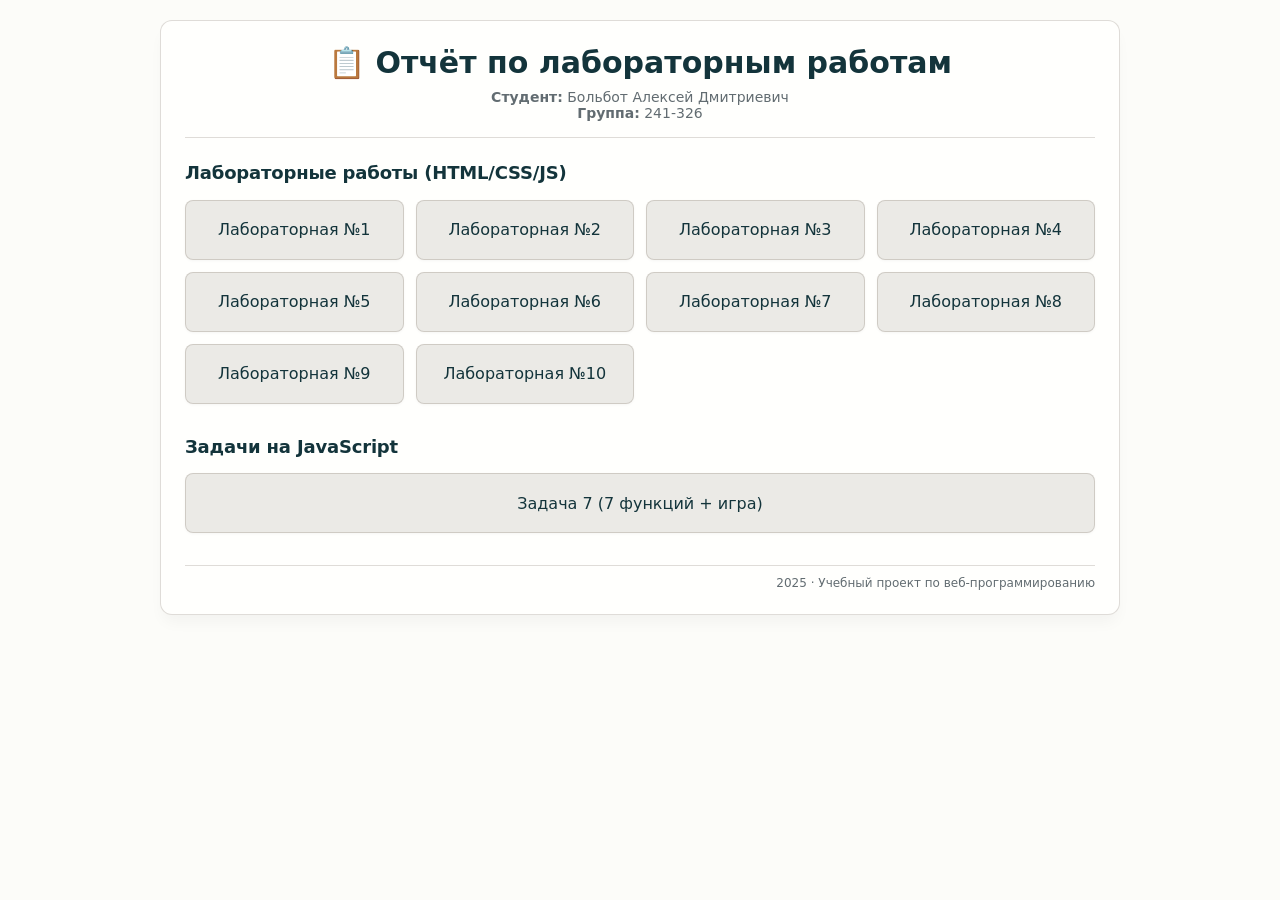
<file: index.html>
<!DOCTYPE html>
<html lang="ru">
<head>
    <meta charset="UTF-8">
    <meta name="viewport" content="width=device-width, initial-scale=1.0">
    <title>Лабораторные и задачи JS</title>
    <link rel="stylesheet" href="nav.css">
</head>
<body>
    <div class="wrapper">
        <header class="header">
            <h1>📋 Отчёт по лабораторным работам</h1>
            <p class="student-info">
                <strong>Студент:</strong> Больбот Алексей Дмитриевич<br>
                <strong>Группа:</strong> 241-326
            </p>
        </header>

        <main>
            <section>
                <h2>Лабораторные работы (HTML/CSS/JS)</h2>
                <div class="cards-grid">
                    <a class="card" href="Lr-1.html">Лабораторная №1</a>
                    <a class="card" href="Bolbot_Lr_2.html">Лабораторная №2</a>
                    <a class="card" href="menu.html">Лабораторная №3</a>
                    <a class="card" href="index4_5.html">Лабораторная №4</a>
                    <a class="card" href="index4_5.html">Лабораторная №5</a>
                    <a class="card" href="index6.html">Лабораторная №6</a>
                    <a class="card" href="index7_8.html">Лабораторная №7</a>
                    <a class="card" href="index7_8.html">Лабораторная №8</a>
                    <a class="card" href="orders.html">Лабораторная №9</a>
                    <a class="card" href="landing.html">Лабораторная №10</a>
                </div>
            </section>

            <section>
                <h2>Задачи на JavaScript</h2>
                <div class="cards-grid">
                    <a class="card" href="Math.html">Задача 7 (7 функций + игра)</a>
                </div>
            </section>
        </main>

        <footer class="footer">
            <span>2025 · Учебный проект по веб‑программированию</span>
        </footer>
    </div>
</body>
</html>
</file>
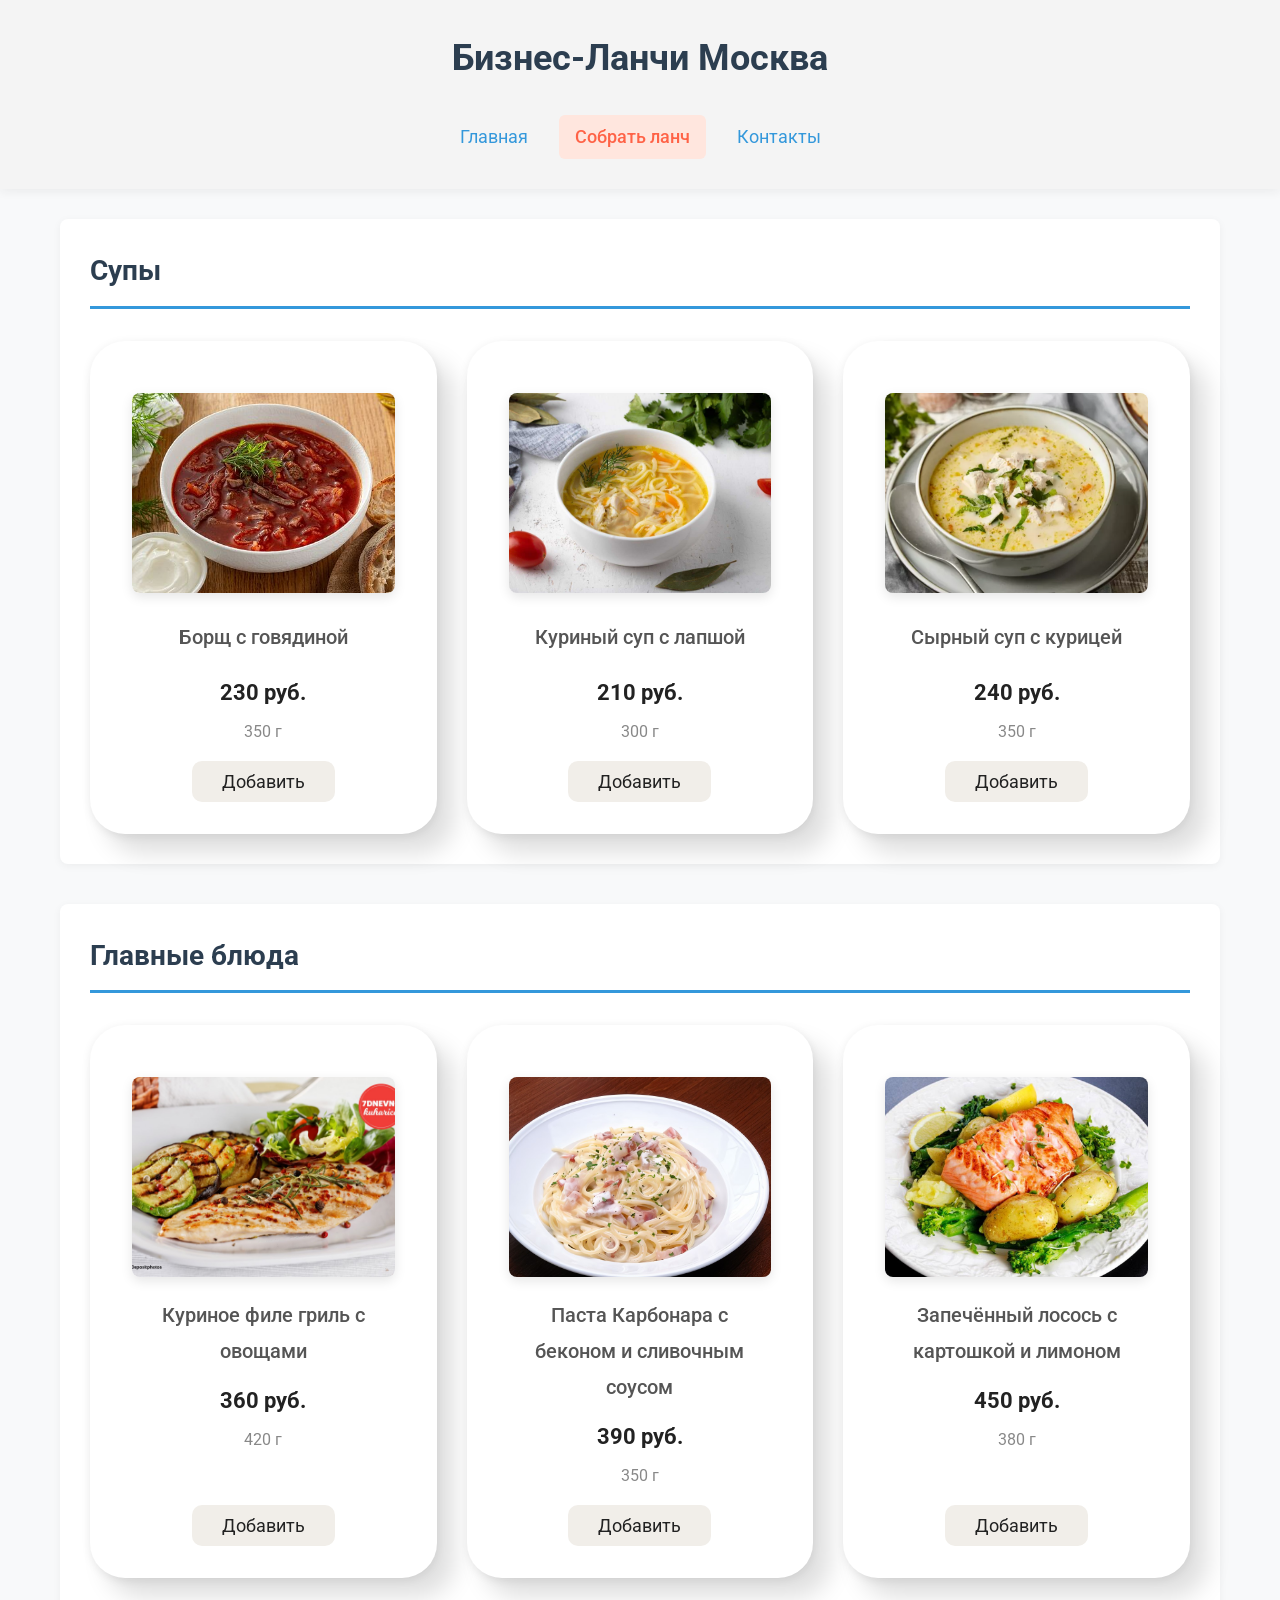
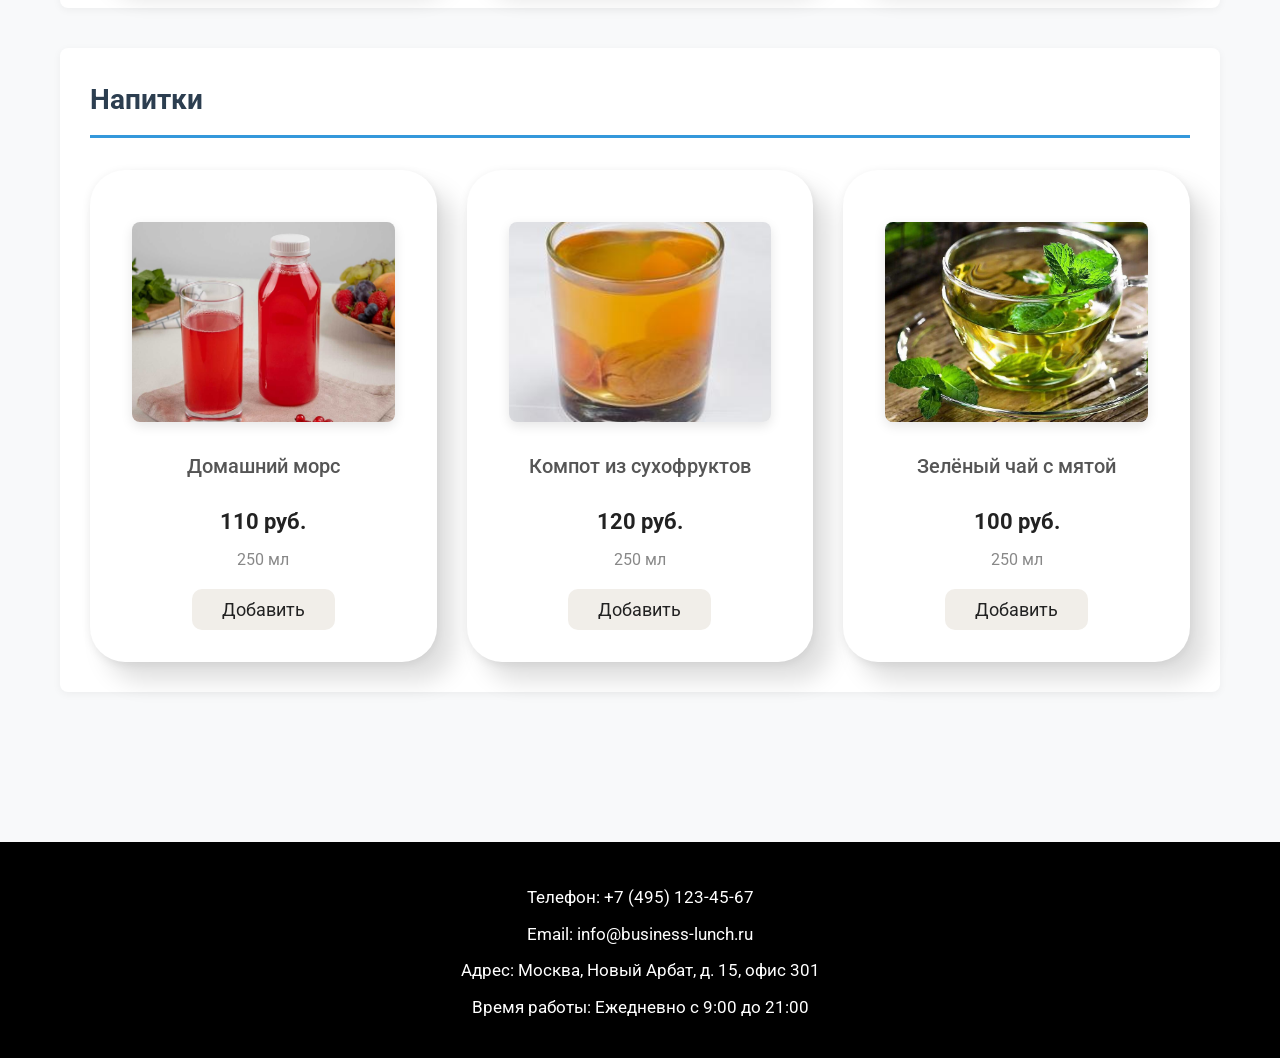
<file: Bolbot_Lr_2.html>
<!DOCTYPE html>
<html lang="ru">
<head>
    <meta charset="UTF-8">
    <meta name="viewport" content="width=device-width, initial-scale=1.0">
    <title>Собрать Ланч — Бизнес-Ланчи Москва</title>
    <link href="https://fonts.googleapis.com/css2?family=Roboto:wght@300;400;500;700&display=swap" rel="stylesheet">
    <link rel="stylesheet" href="styles.css">
</head>
<body>
    <header>
        <h1>Бизнес-Ланчи Москва</h1>
        <nav>
            <a href="Lr-1.html">Главная</a>
            <a href="menu.html" id="active">Собрать ланч</a>
            <a href="#contacts">Контакты</a>
        </nav>
    </header>
    <main>
        <section class="lunch-section">
            <h2>Супы</h2>
            <div class="menu-grid">
                <div class="dish-card">
                    <img src="imgs\Borsh.jpg" alt="Борщ">
                    <p class="dish-title">Борщ с говядиной</p>
                    <p class="dish-price">230 руб.</p>
                    <p class="dish-weight">350 г</p>
                    <button>Добавить</button>
                </div>
                <div class="dish-card">
                    <img src="imgs\Chiken_sup.jpeg" alt="Куриный суп">
                    <p class="dish-title">Куриный суп с лапшой</p>
                    <p class="dish-price">210 руб.</p>
                    <p class="dish-weight">300 г</p>
                    <button>Добавить</button>
                </div>
                <div class="dish-card">
                    <img src="imgs\Chese_sup.png" alt="Сырный суп">
                    <p class="dish-title">Сырный суп с курицей</p>
                    <p class="dish-price">240 руб.</p>
                    <p class="dish-weight">350 г</p>
                    <button>Добавить</button>
                </div>
            </div>
        </section>
        <section class="lunch-section">
            <h2>Главные блюда</h2>
            <div class="menu-grid">
                <div class="dish-card">
                    <img src="imgs\Chiken_veg.jpg" alt="Куриное филе гриль">
                    <p class="dish-title">Куриное филе гриль с овощами</p>
                    <p class="dish-price">360 руб.</p>
                    <p class="dish-weight">420 г</p>
                    <button>Добавить</button>
                </div>
                <div class="dish-card">
                    <img src="imgs\Carbonara.jpg" alt="Паста Карбонара">
                    <p class="dish-title">Паста Карбонара с беконом и сливочным соусом</p>
                    <p class="dish-price">390 руб.</p>
                    <p class="dish-weight">350 г</p>
                    <button>Добавить</button>
                </div>
                <div class="dish-card">
                    <img src="imgs\Fish_With_Potato.jpg" alt="Запечённый лосось">
                    <p class="dish-title">Запечённый лосось с картошкой и лимоном</p>
                    <p class="dish-price">450 руб.</p>
                    <p class="dish-weight">380 г</p>
                    <button>Добавить</button>
                </div>
            </div>
        </section>
        <section class="lunch-section">
            <h2>Напитки</h2>
            <div class="menu-grid">
                <div class="dish-card">
                    <img src="imgs\Juce_but_not_Juce.jpg" alt="Морс">
                    <p class="dish-title">Домашний морс</p>
                    <p class="dish-price">110 руб.</p>
                    <p class="dish-weight">250 мл</p>
                    <button>Добавить</button>
                </div>
                <div class="dish-card">
                    <img src="imgs\Not_Juce.jpeg" alt="Компот">
                    <p class="dish-title">Компот из сухофруктов</p>
                    <p class="dish-price">120 руб.</p>
                    <p class="dish-weight">250 мл</p>
                    <button>Добавить</button>
                </div>
                <div class="dish-card">
                    <img src="imgs\Green_Tea.jpg" alt="Чай">
                    <p class="dish-title">Зелёный чай с мятой</p>
                    <p class="dish-price">100 руб.</p>
                    <p class="dish-weight">250 мл</p>
                    <button>Добавить</button>
                </div>
            </div>
        </section>
        <span id="footer-spacer"></span>
    </main>
    <footer id="contacts">
        <p>Телефон: <a href="tel:+74951234567">+7 (495) 123-45-67</a></p>
        <p>Email: <a href="mailto:info@business-lunch.ru">info@business-lunch.ru</a></p>
        <p>Адрес: Москва, Новый Арбат, д. 15, офис 301</p>
        <p>Время работы: Ежедневно с 9:00 до 21:00</p>
    </footer>
</body>
</html>
</file>
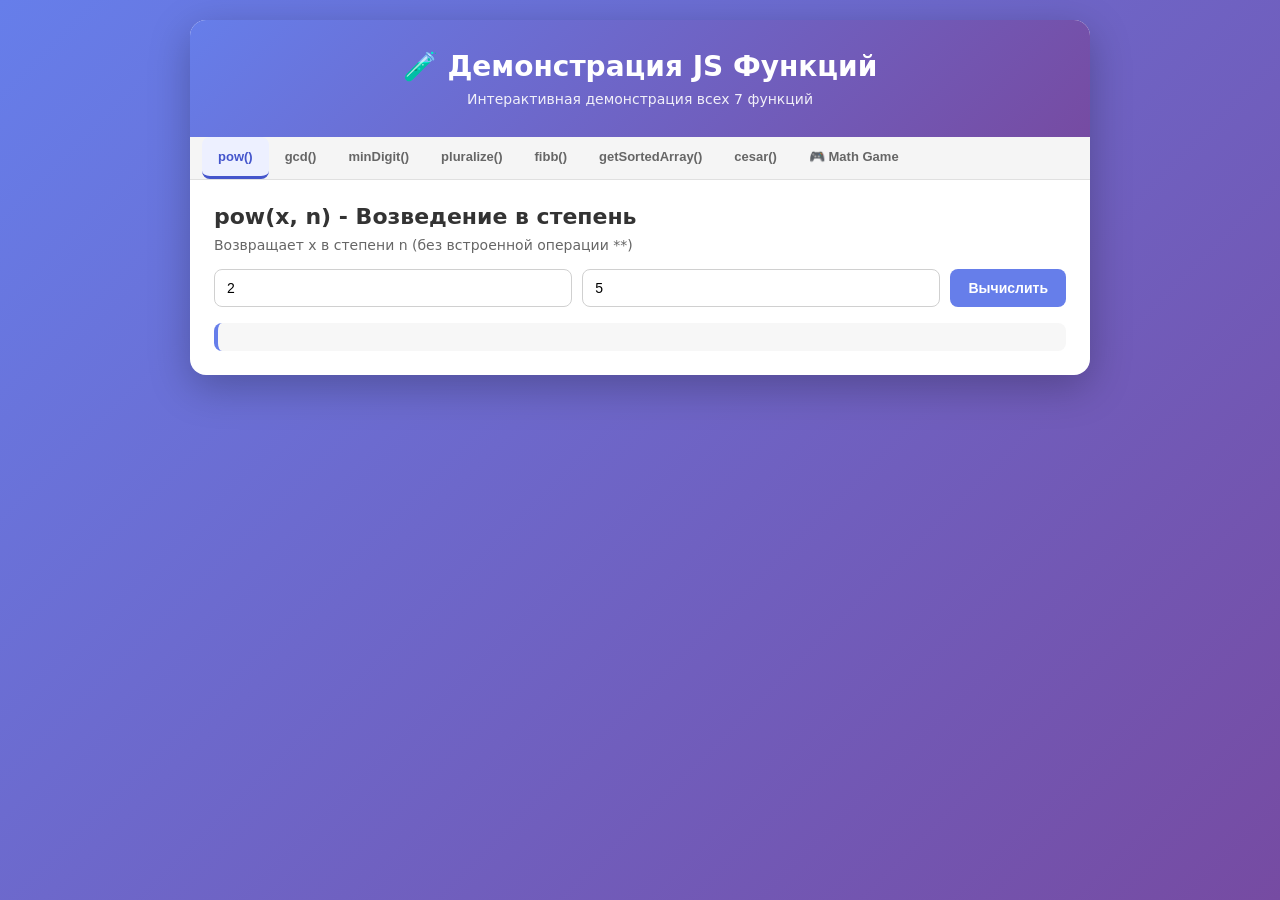
<file: index (4).html>
<!DOCTYPE html>
<html lang="ru">
<head>
    <meta charset="UTF-8">
    <meta name="viewport" content="width=device-width, initial-scale=1.0">
    <title>JS Functions Demo + Math Game</title>
    <link rel="stylesheet" href="styles (3).css">
</head>
<body>
    <div class="container">
        <header>
            <h1>🧪 Демонстрация JS Функций</h1>
            <p class="subtitle">Интерактивная демонстрация всех 7 функций</p>
        </header>

        <nav class="tabs">
            <button class="tab-btn active" onclick="switchTab('pow')">pow()</button>
            <button class="tab-btn" onclick="switchTab('gcd')">gcd()</button>
            <button class="tab-btn" onclick="switchTab('minDigit')">minDigit()</button>
            <button class="tab-btn" onclick="switchTab('pluralize')">pluralize()</button>
            <button class="tab-btn" onclick="switchTab('fibb')">fibb()</button>
            <button class="tab-btn" onclick="switchTab('sort')">getSortedArray()</button>
            <button class="tab-btn" onclick="switchTab('cesar')">cesar()</button>
            <button class="tab-btn" onclick="switchTab('game')">🎮 Math Game</button>
        </nav>

        <!-- POW -->
        <section id="pow" class="tab-content active">
            <h2>pow(x, n) - Возведение в степень</h2>
            <p>Возвращает x в степени n (без встроенной операции **)</p>
            <div class="input-group">
                <input type="number" id="powX" placeholder="x (основание)" value="2">
                <input type="number" id="powN" placeholder="n (показатель)" value="5">
                <button onclick="testPow()">Вычислить</button>
            </div>
            <div id="powResult" class="result"></div>
        </section>

        <!-- GCD -->
        <section id="gcd" class="tab-content">
            <h2>gcd(a, b) - Наибольший общий делитель</h2>
            <p>Алгоритм Евклида (рекурсивный)</p>
            <div class="input-group">
                <input type="number" id="gcdA" placeholder="a" value="48">
                <input type="number" id="gcdB" placeholder="b" value="18">
                <button onclick="testGcd()">Найти НОД</button>
            </div>
            <div id="gcdResult" class="result"></div>
        </section>

        <!-- MINDIGIT -->
        <section id="minDigit" class="tab-content">
            <h2>minDigit(x) - Минимальная цифра</h2>
            <p>Найти наименьшую цифру в числе (рекурсивный вариант)</p>
            <div class="input-group">
                <input type="number" id="minDigitX" placeholder="число" value="54782">
                <button onclick="testMinDigit()">Найти мин</button>
            </div>
            <div id="minDigitResult" class="result"></div>
        </section>

        <!-- PLURALIZE -->
        <section id="pluralize" class="tab-content">
            <h2>pluralizeRecords(n) - Множественное число</h2>
            <p>Правильная форма для русского языка (one, few, many)</p>
            <div class="input-group">
                <input type="number" id="pluralizeN" placeholder="количество" value="5">
                <button onclick="testPluralize()">Сформировать</button>
            </div>
            <div id="pluralizeResult" class="result"></div>
        </section>

        <!-- FIBB -->
        <section id="fibb" class="tab-content">
            <h2>fibb(n) - Числа Фибоначчи</h2>
            <p>n-ое число последовательности (с мемоизацией до n≤1000)</p>
            <div class="input-group">
                <input type="number" id="fibbN" placeholder="n (0-30)" value="10" max="30">
                <button onclick="testFibb()">Вычислить</button>
            </div>
            <div id="fibbResult" class="result"></div>
        </section>

        <!-- SORT -->
        <section id="sort" class="tab-content">
            <h2>getSortedArray(array, key) - Сортировка объектов</h2>
            <p>Сортировка массива объектов методом пузырька</p>
            <div class="input-group">
                <select id="sortKey">
                    <option value="name">По имени</option>
                    <option value="age">По возрасту</option>
                    <option value="salary">По зарплате</option>
                </select>
                <button onclick="testSort()">Отсортировать</button>
            </div>
            <div id="sortResult" class="result"></div>
        </section>

        <!-- CESAR -->
        <section id="cesar" class="tab-content">
            <h2>cesar(str, shift, action) - Шифр Цезаря</h2>
            <p>Кодирование/декодирование русского текста</p>
            <div class="input-group">
                <input type="text" id="cesarText" placeholder="Текст" value="привет мир">
                <input type="number" id="cesarShift" placeholder="Сдвиг" value="3" min="1" max="32">
                <select id="cesarAction">
                    <option value="encode">Кодировать</option>
                    <option value="decode">Декодировать</option>
                </select>
                <button onclick="testCesar()">Применить</button>
            </div>
            <div id="cesarResult" class="result"></div>
            <div class="hint"> Попробуй расшифровать: "есх дю хусиънц гехспгхсп" (сдвиг 3, декодировать)</div>
        </section>

        <!-- MATH GAME -->
        <section id="game" class="tab-content game-section">
            <div class="game-header">
                <h2>🧮 Математическая игра</h2>
                <div class="level-indicator">Уровень: <span id="currentLevel">Начальный</span></div>
            </div>

            <div class="stats">
                <div class="stat correct">
                    <div class="stat-label">Верных</div>
                    <div class="stat-value" id="correctCount">0</div>
                </div>
                <div class="stat incorrect">
                    <div class="stat-label">Ошибок</div>
                    <div class="stat-value" id="incorrectCount">0</div>
                </div>
            </div>

            <div id="gameArea">
                <div class="question-area">
                    <div class="question-counter"><span id="questionNumber">1</span> / 10</div>
                    <div class="question" id="question">2 + 2</div>
                </div>

                <div id="messageArea"></div>

                <div class="input-group">
                    <input type="number" id="answer" placeholder="Введите ответ" autofocus>
                </div>

                <div class="button-group">
                    <button class="btn-submit" onclick="submitAnswer()">Ответить</button>
                    <button class="btn-exit" onclick="exitGame()">Выход</button>
                </div>
            </div>
        </section>
    </div>

    <div class="modal" id="completionModal">
        <div class="modal-content">
            <h2 id="modalTitle">Поздравляем!</h2>
            <p id="modalMessage"></p>
            <div class="modal-stats">
                <p>Всего вопросов: <span id="modalTotal">10</span></p>
                <p>Правильных ответов: <span id="modalCorrect">8</span></p>
                <p>Процент успеха: <span id="modalPercent">80%</span></p>
            </div>
            <div class="button-group">
                <button class="btn-restart" onclick="restartGame()">Начать заново</button>
                <button class="btn-exit" onclick="exitFromModal()">Выход</button>
            </div>
        </div>
    </div>

    <script src="app.js"></script>
</body>
</html>
</file>
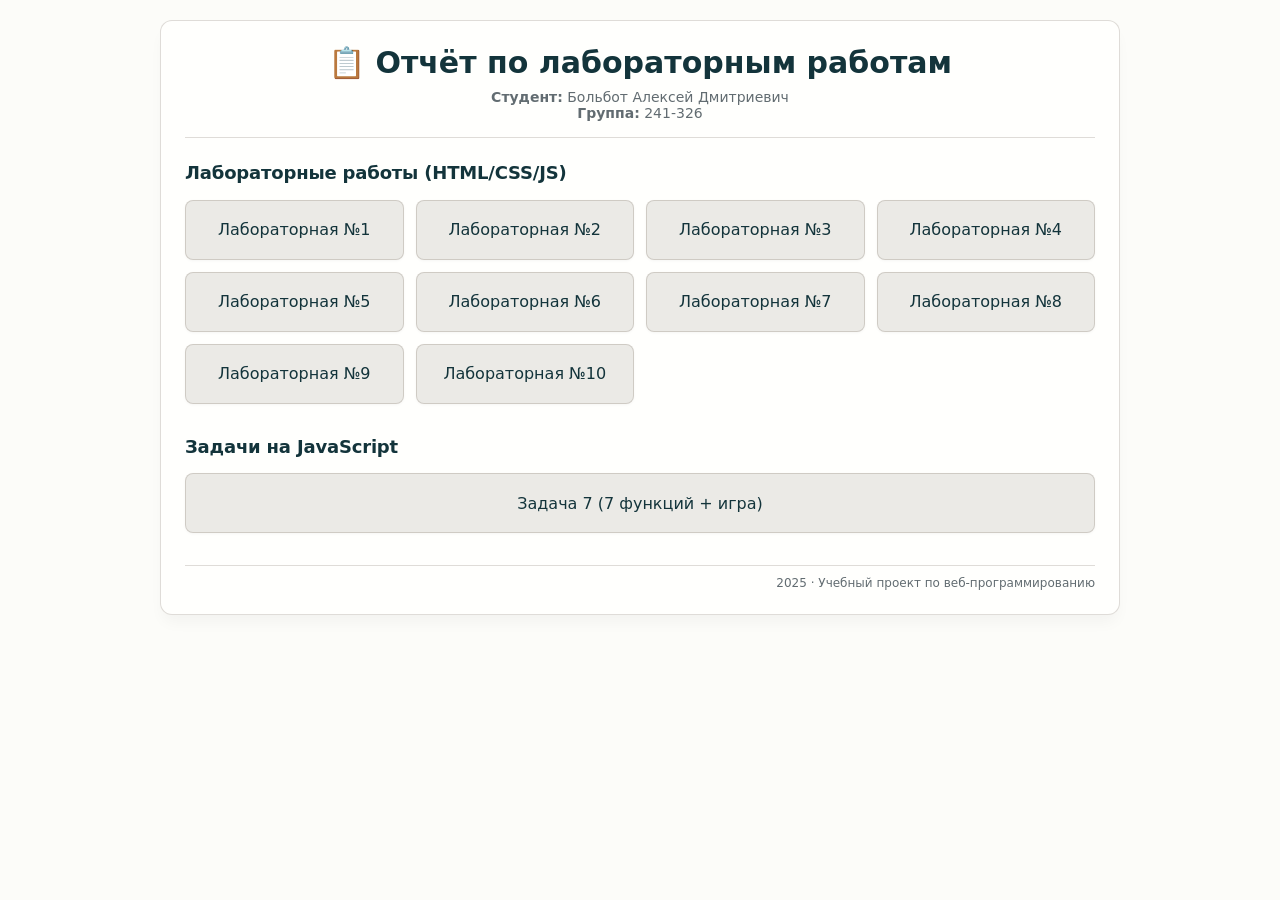
<file: index (5).html>
<!DOCTYPE html>
<html lang="ru">
<head>
    <meta charset="UTF-8">
    <meta name="viewport" content="width=device-width, initial-scale=1.0">
    <title>Лабораторные и задачи JS</title>
    <link rel="stylesheet" href="nav.css">
</head>
<body>
    <div class="wrapper">
        <header class="header">
            <h1>📋 Отчёт по лабораторным работам</h1>
            <p class="student-info">
                <strong>Студент:</strong> Больбот Алексей Дмитриевич<br>
                <strong>Группа:</strong> 241-326
            </p>
        </header>

        <main>
            <section>
                <h2>Лабораторные работы (HTML/CSS/JS)</h2>
                <div class="cards-grid">
                    <a class="card" href="lab1/index.html">Лабораторная №1</a>
                    <a class="card" href="lab2/index.html">Лабораторная №2</a>
                    <a class="card" href="lab3/index.html">Лабораторная №3</a>
                    <a class="card" href="lab4/index.html">Лабораторная №4</a>
                    <a class="card" href="lab5/index.html">Лабораторная №5</a>
                    <a class="card" href="lab6/index.html">Лабораторная №6</a>
                    <a class="card" href="lab7/index.html">Лабораторная №7</a>
                    <a class="card" href="lab8/index.html">Лабораторная №8</a>
                    <a class="card" href="lab9/index.html">Лабораторная №9</a>
                    <a class="card" href="lab10/index.html">Лабораторная №10</a>
                </div>
            </section>

            <section>
                <h2>Задачи на JavaScript</h2>
                <div class="cards-grid">
                    <a class="card" href="tasks.html">Задача 7 (7 функций + игра)</a>
                </div>
            </section>
        </main>

        <footer class="footer">
            <span>2025 · Учебный проект по веб‑программированию</span>
        </footer>
    </div>
</body>
</html>
</file>
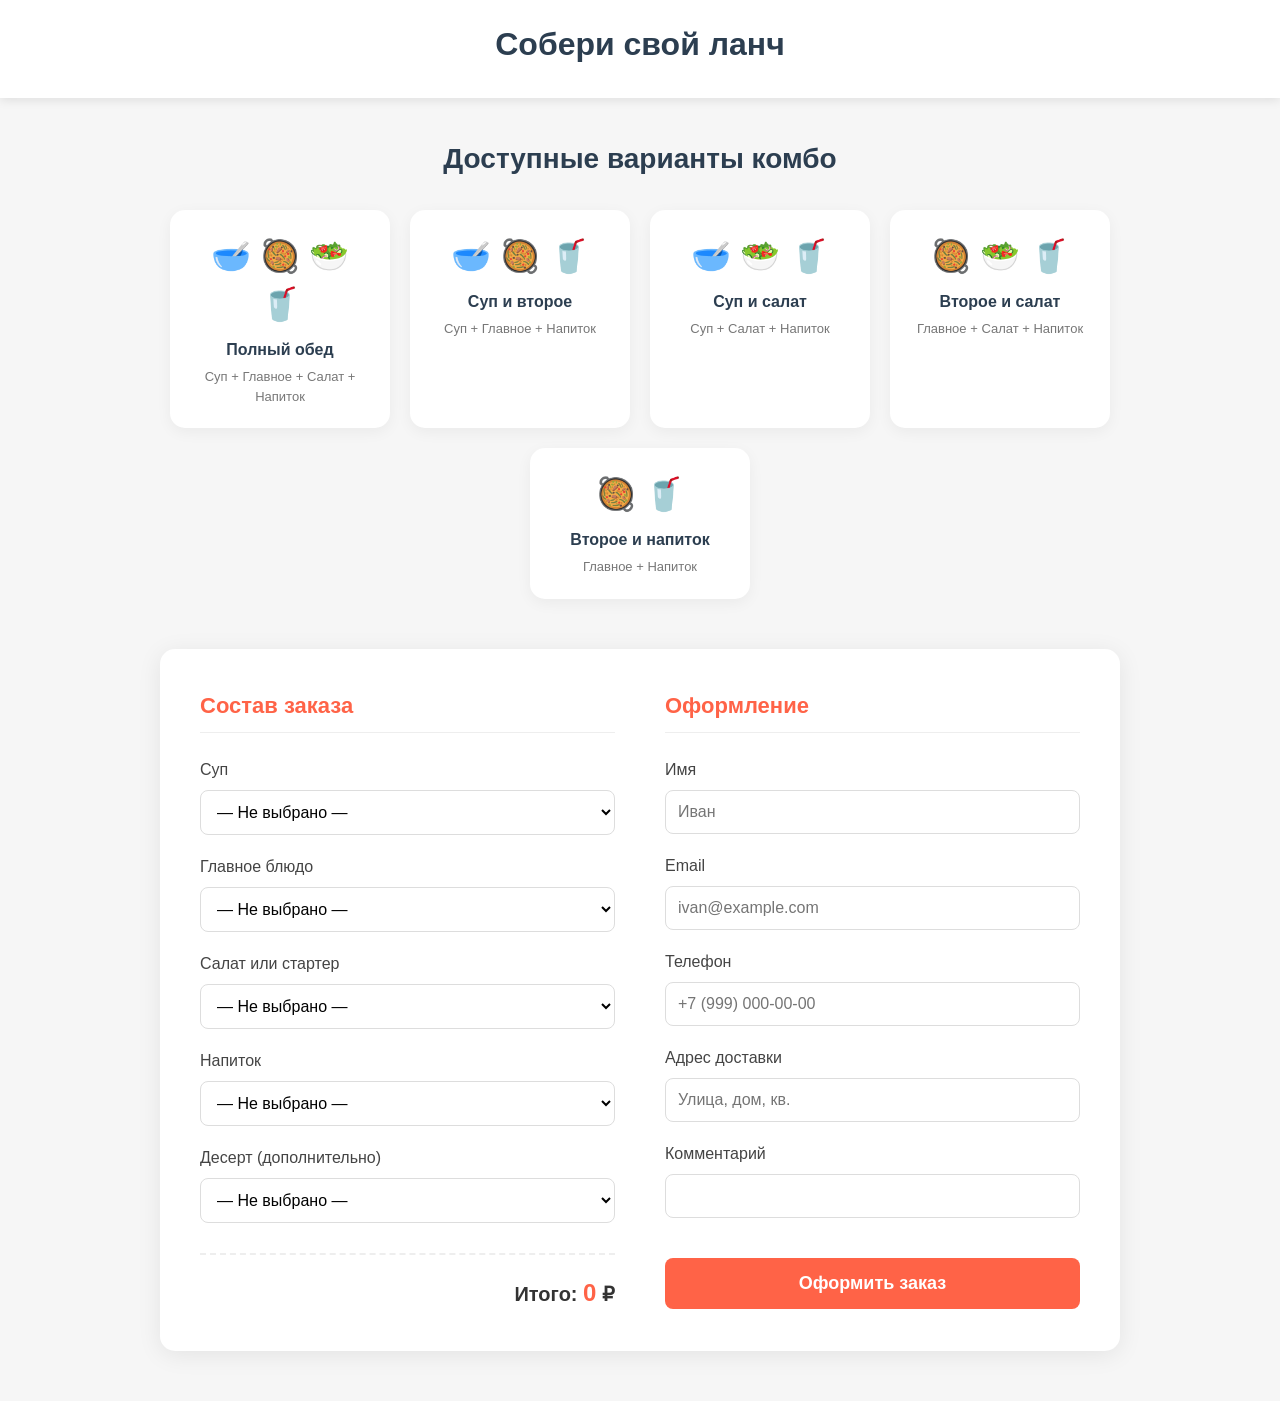
<file: index6.html>
<!DOCTYPE html>
<html lang="ru">
<head>
    <meta charset="UTF-8">
    <meta name="viewport" content="width=device-width, initial-scale=1.0">
    <title>Конструктор Ланча</title>
    <link rel="stylesheet" href="styles6.css">
</head>
<body>
    <header>
        <h1>Собери свой ланч</h1>
    </header>

    <main>
        <h2 class="combo-section-title">Доступные варианты комбо</h2>
        <div class="combo-options">
            <div class="combo-card">
                <div class="combo-icons">🥣 🥘 🥗 🥤</div>
                <div class="combo-title">Полный обед</div>
                <div class="combo-desc">Суп + Главное + Салат + Напиток</div>
            </div>
            <div class="combo-card">
                <div class="combo-icons">🥣 🥘 🥤</div>
                <div class="combo-title">Суп и второе</div>
                <div class="combo-desc">Суп + Главное + Напиток</div>
            </div>
            <div class="combo-card">
                <div class="combo-icons">🥣 🥗 🥤</div>
                <div class="combo-title">Суп и салат</div>
                <div class="combo-desc">Суп + Салат + Напиток</div>
            </div>
            <div class="combo-card">
                <div class="combo-icons">🥘 🥗 🥤</div>
                <div class="combo-title">Второе и салат</div>
                <div class="combo-desc">Главное + Салат + Напиток</div>
            </div>
            <div class="combo-card">
                <div class="combo-icons">🥘 🥤</div>
                <div class="combo-title">Второе и напиток</div>
                <div class="combo-desc">Главное + Напиток</div>
            </div>
        </div>

        <section class="order-section">
            <form class="order-form" action="https://httpbin.org/post" method="POST">
                
                <fieldset>
                    <legend>Состав заказа</legend>

                    <div class="form-group">
                        <label for="select-soup">Суп</label>
                        <select name="soup" id="select-soup">
                            <option value="">— Не выбрано —</option>
                        </select>
                    </div>

                    <div class="form-group">
                        <label for="select-main">Главное блюдо</label>
                        <select name="main" id="select-main">
                            <option value="">— Не выбрано —</option>
                        </select>
                    </div>

                    <div class="form-group">
                        <label for="select-salad">Салат или стартер</label>
                        <select name="salad" id="select-salad">
                            <option value="">— Не выбрано —</option>
                        </select>
                    </div>

                    <div class="form-group">
                        <label for="select-drink">Напиток</label>
                        <select name="drink" id="select-drink">
                            <option value="">— Не выбрано —</option>
                        </select>
                    </div>

                    <div class="form-group">
                        <label for="select-dessert">Десерт (дополнительно)</label>
                        <select name="dessert" id="select-dessert">
                            <option value="">— Не выбрано —</option>
                        </select>
                    </div>

                    <div id="total-cost">
                        Итого: <span id="total-sum">0</span> ₽
                    </div>
                </fieldset>
                <fieldset>
                    <legend>Оформление</legend>
                    <div class="form-group">
                        <label>Имя</label>
                        <input type="text" name="name" required placeholder="Иван">
                    </div>
                    <div class="form-group">
                        <label>Email</label>
                        <input type="email" name="email" required placeholder="ivan@example.com">
                    </div>
                    <div class="form-group">
                        <label>Телефон</label>
                        <input type="tel" name="phone" required placeholder="+7 (999) 000-00-00">
                    </div>
                    <div class="form-group">
                        <label>Адрес доставки</label>
                        <input type="text" name="address" required placeholder="Улица, дом, кв.">
                    </div>
                    
                    <div class="form-group">
                        <label>Комментарий</label>
                        <input type="text" name="comment">
                    </div>

                    <button type="submit" class="btn-submit">Оформить заказ</button>
                </fieldset>
            </form>
        </section>
    </main>

    <script src="dishes6.js"></script>
    <script src="6.js"></script>
</body>
</html>
</file>
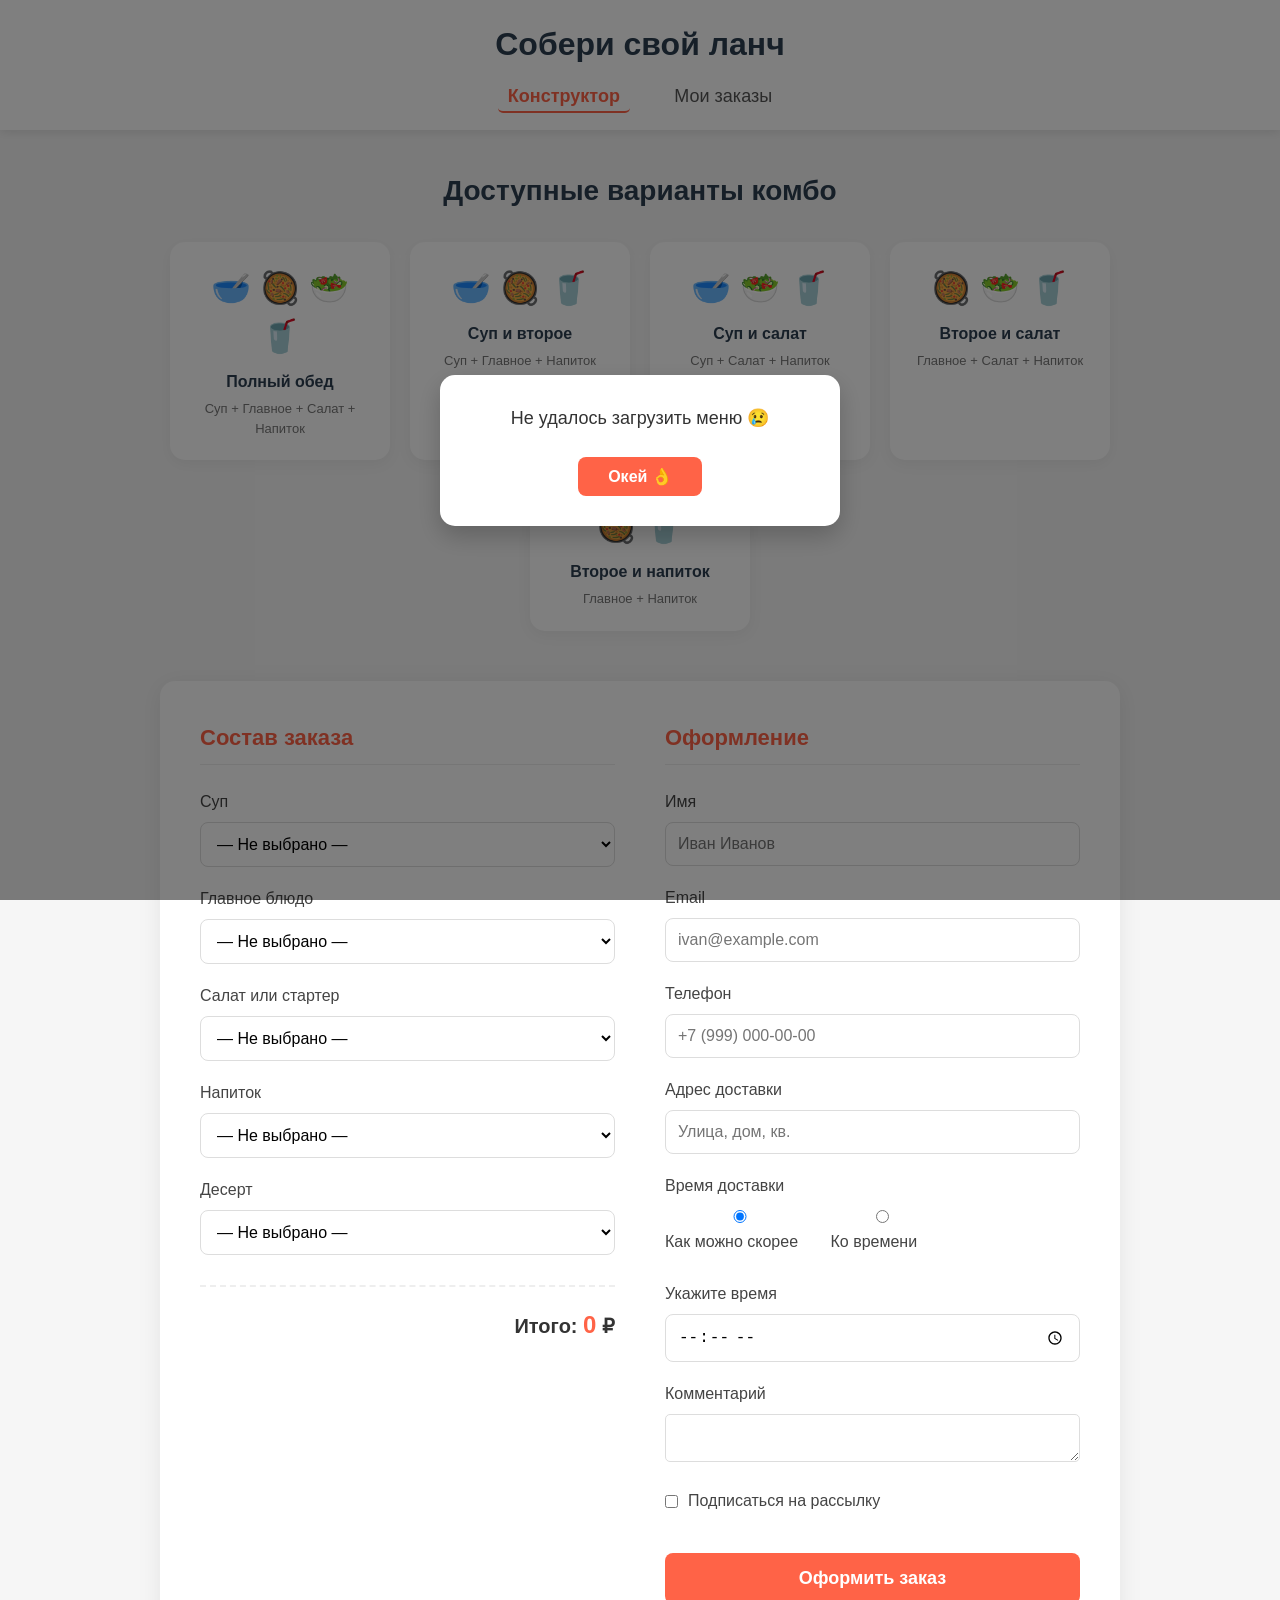
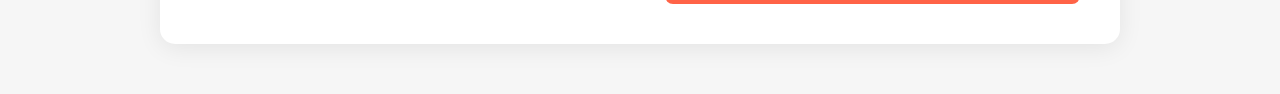
<file: index7_8.html>
<!DOCTYPE html>
<html lang="ru">
<head>
    <meta charset="UTF-8">
    <meta name="viewport" content="width=device-width, initial-scale=1.0">
    <title>Конструктор Ланча</title>
    <link rel="stylesheet" href="styles6.css">
</head>
<body>
<header>
    <h1>Собери свой ланч</h1>
    <!-- ВОТ ЭТО ДОБАВЬ -->
    <nav style="margin-top: 15px; text-align: center;">
        <a href="index.html" class="nav-link active">Конструктор</a>
        <a href="orders.html" class="nav-link">Мои заказы</a>
    </nav>
</header>


    <main>
        <h2 class="combo-section-title">Доступные варианты комбо</h2>
        <div class="combo-options">
            <div class="combo-card">
                <div class="combo-icons">🥣 🥘 🥗 🥤</div>
                <div class="combo-title">Полный обед</div>
                <div class="combo-desc">Суп + Главное + Салат + Напиток</div>
            </div>
            <div class="combo-card">
                <div class="combo-icons">🥣 🥘 🥤</div>
                <div class="combo-title">Суп и второе</div>
                <div class="combo-desc">Суп + Главное + Напиток</div>
            </div>
            <div class="combo-card">
                <div class="combo-icons">🥣 🥗 🥤</div>
                <div class="combo-title">Суп и салат</div>
                <div class="combo-desc">Суп + Салат + Напиток</div>
            </div>
            <div class="combo-card">
                <div class="combo-icons">🥘 🥗 🥤</div>
                <div class="combo-title">Второе и салат</div>
                <div class="combo-desc">Главное + Салат + Напиток</div>
            </div>
            <div class="combo-card">
                <div class="combo-icons">🥘 🥤</div>
                <div class="combo-title">Второе и напиток</div>
                <div class="combo-desc">Главное + Напиток</div>
            </div>
        </div>

        <section class="order-section">
            <form class="order-form" id="order-form">
                
                <fieldset>
                    <legend>Состав заказа</legend>

                    <div class="form-group">
                        <label for="select-soup">Суп</label>
                        <select name="soup" id="select-soup"><option value="">— Не выбрано —</option></select>
                    </div>
                    <div class="form-group">
                        <label for="select-main-course">Главное блюдо</label>
                        <select name="main_course" id="select-main-course"><option value="">— Не выбрано —</option></select>
                    </div>
                    <div class="form-group">
                        <label for="select-salad">Салат или стартер</label>
                        <select name="salad" id="select-salad"><option value="">— Не выбрано —</option></select>
                    </div>
                    <div class="form-group">
                        <label for="select-drink">Напиток</label>
                        <select name="drink" id="select-drink"><option value="">— Не выбрано —</option></select>
                    </div>
                    <div class="form-group">
                        <label for="select-dessert">Десерт</label>
                        <select name="dessert" id="select-dessert"><option value="">— Не выбрано —</option></select>
                    </div>

                    <div id="total-cost">
                        Итого: <span id="total-sum">0</span> ₽
                    </div>
                </fieldset>

                <fieldset>
                    <legend>Оформление</legend>
                    <div class="form-group">
                        <label>Имя</label>
                        <input type="text" name="full_name" required placeholder="Иван Иванов">
                    </div>
                    <div class="form-group">
                        <label>Email</label>
                        <input type="email" name="email" required placeholder="ivan@example.com">
                    </div>
                    <div class="form-group">
                        <label>Телефон</label>
                        <input type="tel" name="phone" required placeholder="+7 (999) 000-00-00">
                    </div>
                    <div class="form-group">
                        <label>Адрес доставки</label>
                        <input type="text" name="delivery_address" required placeholder="Улица, дом, кв.">
                    </div>
                    
                    <div class="form-group">
                        <label>Время доставки</label>
                        <div class="radio-group" style="margin-top: 5px; display: flex; gap: 15px;">
                            <label><input type="radio" name="delivery_type" value="now" checked> Как можно скорее</label>
                            <label><input type="radio" name="delivery_type" value="by_time"> Ко времени</label>
                        </div>
                    </div>
                    
                    <div class="form-group hidden" id="time-select-block">
                        <label>Укажите время</label>
                        <input type="time" name="delivery_time" min="07:00" max="23:00" step="300">
                    </div>

                    <div class="form-group">
                        <label>Комментарий</label>
                        <textarea name="comment" rows="2" style="width:100%; border:1px solid #ddd; border-radius:5px; padding:8px;"></textarea>
                    </div>
                    
                    <div class="form-group" style="display:flex; align-items:center; gap:10px;">
                        <input type="checkbox" name="subscribe" value="1" style="width:auto;"> 
                        <label style="margin:0; font-weight:normal;">Подписаться на рассылку</label>
                    </div>

                    <button type="submit" class="btn-submit">Оформить заказ</button>
                </fieldset>
            </form>
        </section>
    </main>

    <script src="7_8.js"></script>
</body>
</html>
</file>
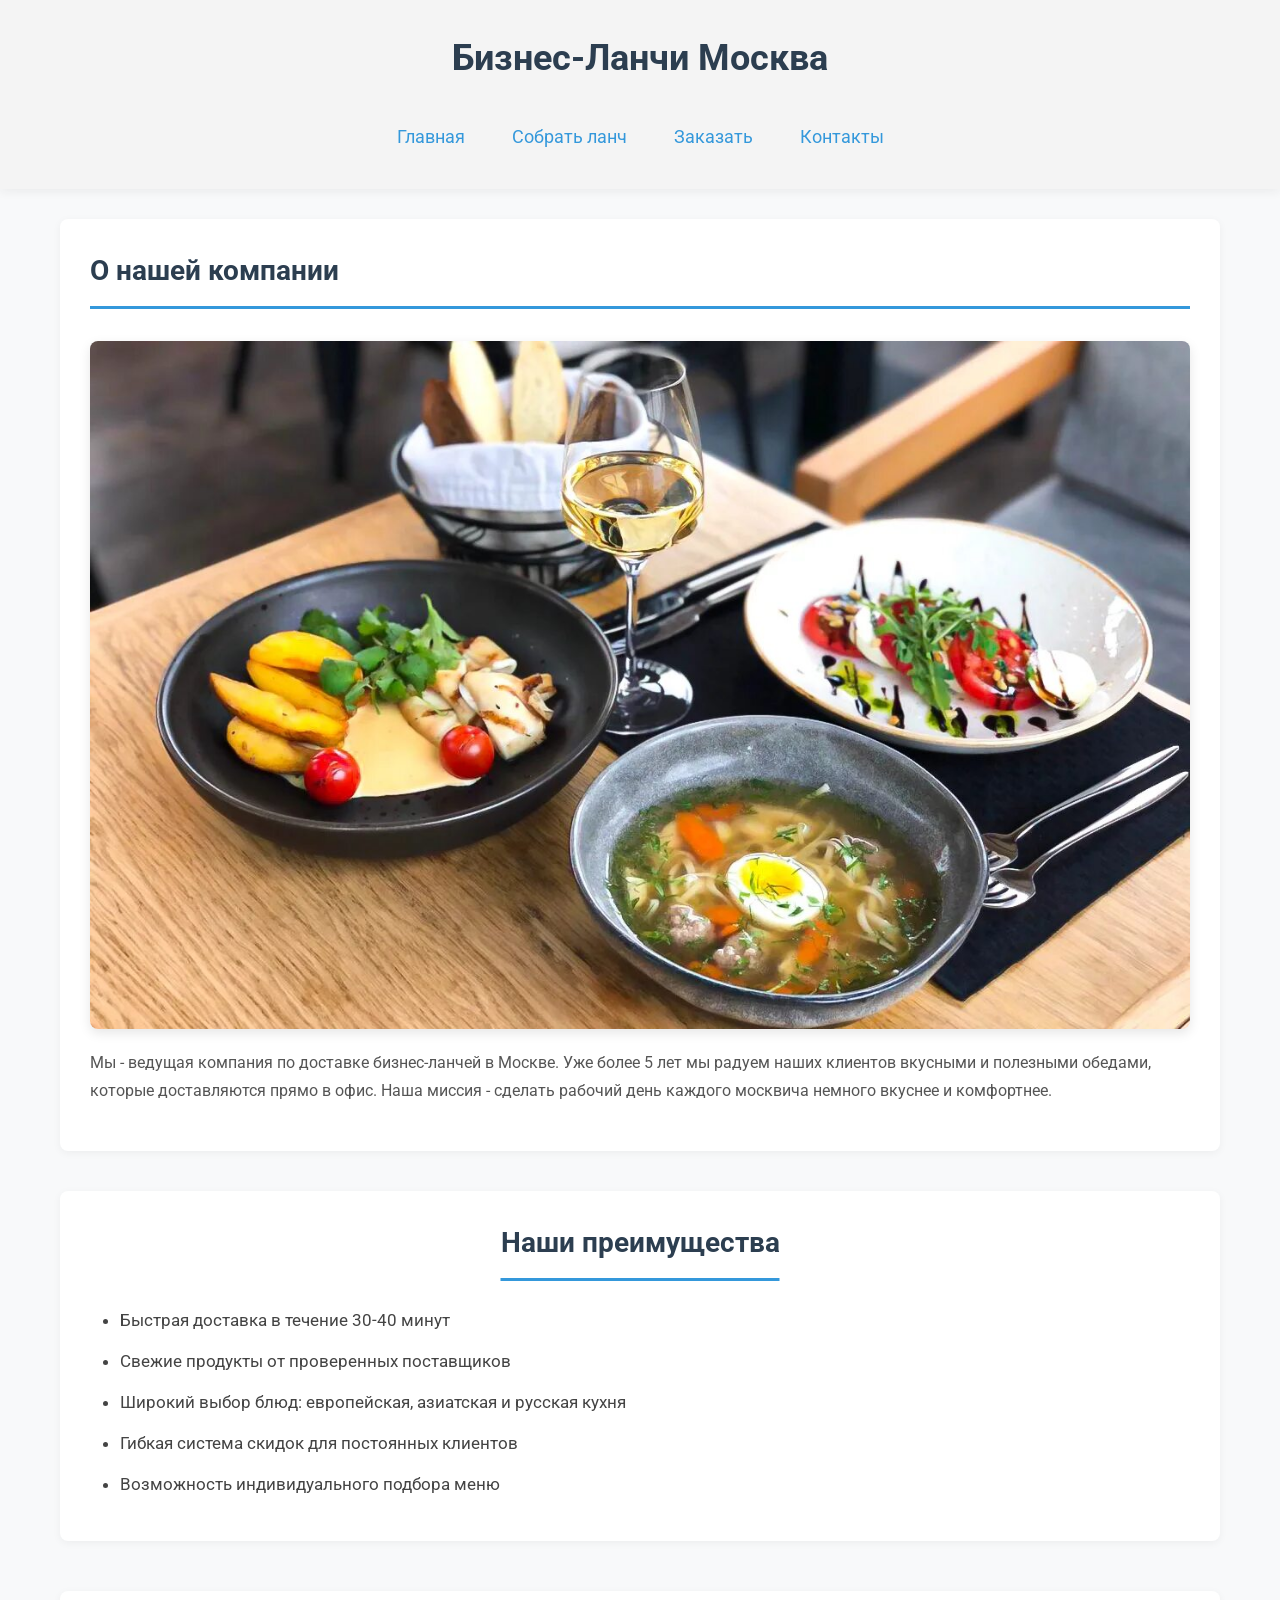
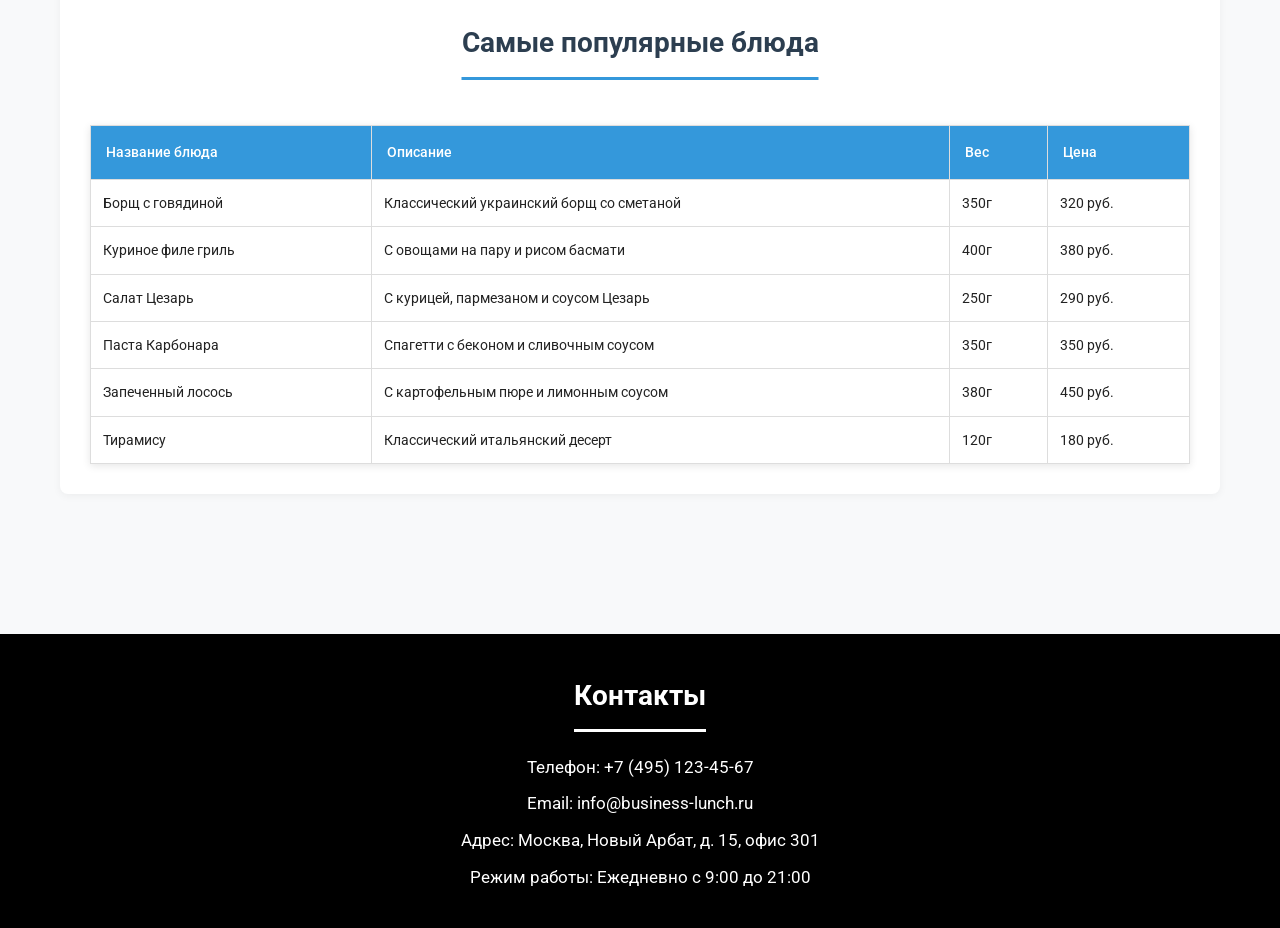
<file: Lr-1.html>
<!DOCTYPE html>
<html lang="ru">
<head>
    <meta charset="UTF-8">
    <meta name="viewport" content="width=device-width, initial-scale=1.0">
    <title>Бизнес-Ланчи Москва - Доставка бизнес-ланчей</title>
    <link rel="preconnect" href="https://fonts.googleapis.com">
    <link rel="preconnect" href="https://fonts.gstatic.com" crossorigin>
    <link href="https://fonts.googleapis.com/css2?family=Roboto:wght@300;400;500;700&display=swap" rel="stylesheet">
    <link rel="stylesheet" href="styles.css">
   
</head>
<body>
    <header>
        <h1>Бизнес-Ланчи Москва</h1>
        <nav>
            <a href="index.html">Главная</a>
            <a href="Bolbot_Lr_2.html">Собрать ланч</a>
            <a href="menu.html">Заказать</a>
            <a href="#contacts">Контакты</a>
        </nav>
    </header>

    <main>
        <section class="lunch-section">
            <h2>О нашей компании</h2>
            <img src="imgs/i.jpg" alt="Бизнес-ланч в Москве">
            <p>Мы - ведущая компания по доставке бизнес-ланчей в Москве. Уже более 5 лет мы радуем наших клиентов вкусными и полезными обедами, которые доставляются прямо в офис. Наша миссия - сделать рабочий день каждого москвича немного вкуснее и комфортнее.</p>
        </section>

        <section>
            <h2>Наши преимущества</h2>
            <ul>
                <li>Быстрая доставка в течение 30-40 минут</li>
                <li>Свежие продукты от проверенных поставщиков</li>
                <li>Широкий выбор блюд: европейская, азиатская и русская кухня</li>
                <li>Гибкая система скидок для постоянных клиентов</li>
                <li>Возможность индивидуального подбора меню</li>
            </ul>
        </section>

        <section>
            <h2>Самые популярные блюда</h2>
            <table>
                <thead>
                    <tr>
                        <th>Название блюда</th>
                        <th>Описание</th>
                        <th>Вес</th>
                        <th>Цена</th>
                    </tr>
                </thead>
                <tbody>
                    <tr>
                        <td>Борщ с говядиной</td>
                        <td>Классический украинский борщ со сметаной</td>
                        <td>350г</td>
                        <td>320 руб.</td>
                    </tr>
                    <tr>
                        <td>Куриное филе гриль</td>
                        <td>С овощами на пару и рисом басмати</td>
                        <td>400г</td>
                        <td>380 руб.</td>
                    </tr>
                    <tr>
                        <td>Салат Цезарь</td>
                        <td>С курицей, пармезаном и соусом Цезарь</td>
                        <td>250г</td>
                        <td>290 руб.</td>
                    </tr>
                    <tr>
                        <td>Паста Карбонара</td>
                        <td>Спагетти с беконом и сливочным соусом</td>
                        <td>350г</td>
                        <td>350 руб.</td>
                    </tr>
                    <tr>
                        <td>Запеченный лосось</td>
                        <td>С картофельным пюре и лимонным соусом</td>
                        <td>380г</td>
                        <td>450 руб.</td>
                    </tr>
                    <tr>
                        <td>Тирамису</td>
                        <td>Классический итальянский десерт</td>
                        <td>120г</td>
                        <td>180 руб.</td>
                    </tr>
                </tbody>
            </table>
        </section>
    </main>

    <footer id="contacts">
        <h2 class="contacts-title">Контакты</h2>
        <p>Телефон: <a href="tel:+74951234567">+7 (495) 123-45-67</a></p>
        <p>Email: <a href="mailto:info@business-lunch.ru">info@business-lunch.ru</a></p>
        <p>Адрес: Москва, Новый Арбат, д. 15, офис 301</p>
        <p>Режим работы: Ежедневно с 9:00 до 21:00</p>
    </footer>
</body>
</html>
</file>
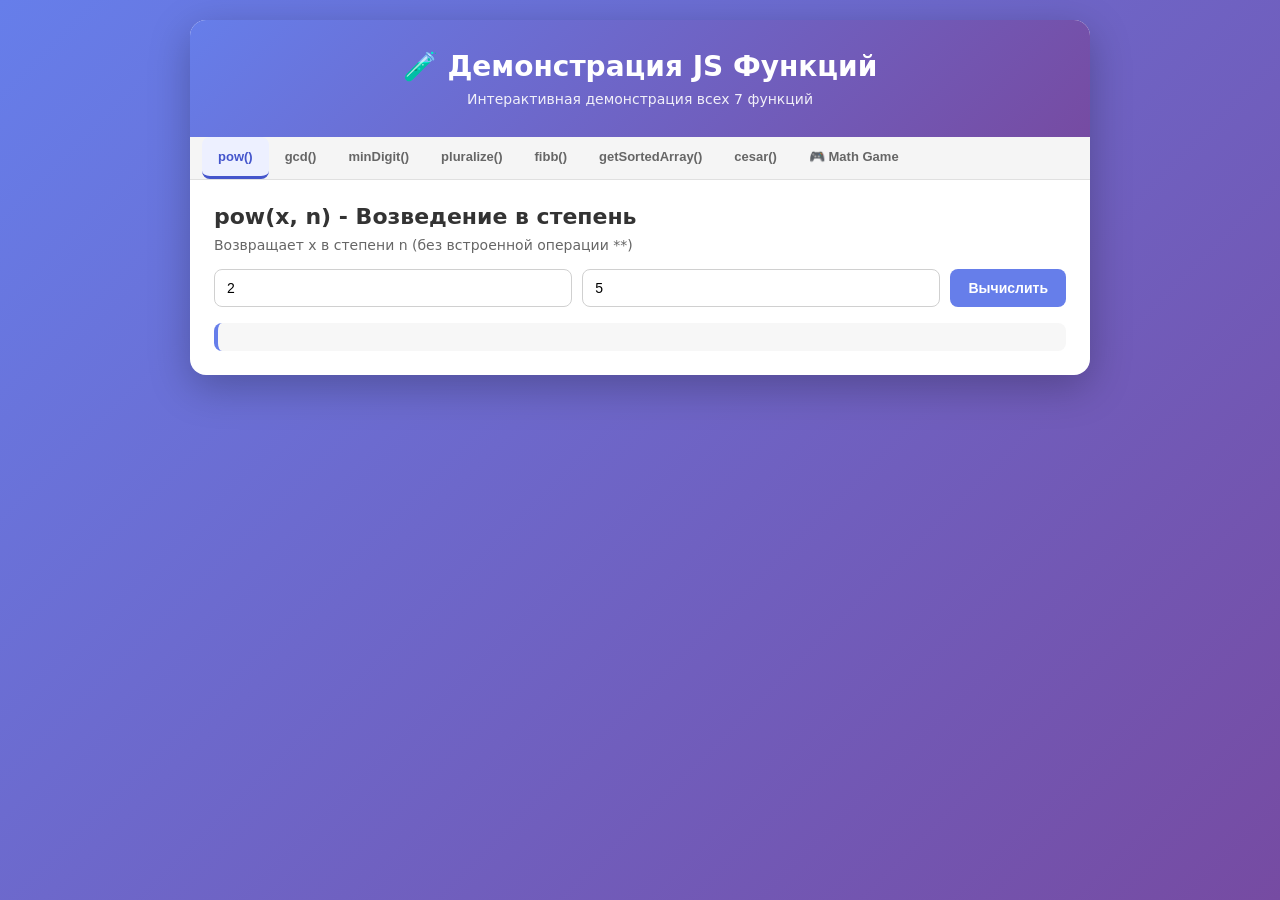
<file: Math.html>
<!DOCTYPE html>
<html lang="ru">
<head>
    <meta charset="UTF-8">
    <meta name="viewport" content="width=device-width, initial-scale=1.0">
    <title>JS Functions Demo + Math Game</title>
    <link rel="stylesheet" href="styles_Math.css">
</head>
<body>
    <div class="container">
        <header>
            <h1>🧪 Демонстрация JS Функций</h1>
            <p class="subtitle">Интерактивная демонстрация всех 7 функций</p>
        </header>

        <nav class="tabs">
            <button class="tab-btn active" onclick="switchTab('pow')">pow()</button>
            <button class="tab-btn" onclick="switchTab('gcd')">gcd()</button>
            <button class="tab-btn" onclick="switchTab('minDigit')">minDigit()</button>
            <button class="tab-btn" onclick="switchTab('pluralize')">pluralize()</button>
            <button class="tab-btn" onclick="switchTab('fibb')">fibb()</button>
            <button class="tab-btn" onclick="switchTab('sort')">getSortedArray()</button>
            <button class="tab-btn" onclick="switchTab('cesar')">cesar()</button>
            <button class="tab-btn" onclick="switchTab('game')">🎮 Math Game</button>
        </nav>

        <!-- POW -->
        <section id="pow" class="tab-content active">
            <h2>pow(x, n) - Возведение в степень</h2>
            <p>Возвращает x в степени n (без встроенной операции **)</p>
            <div class="input-group">
                <input type="number" id="powX" placeholder="x (основание)" value="2">
                <input type="number" id="powN" placeholder="n (показатель)" value="5">
                <button onclick="testPow()">Вычислить</button>
            </div>
            <div id="powResult" class="result"></div>
        </section>

        <!-- GCD -->
        <section id="gcd" class="tab-content">
            <h2>gcd(a, b) - Наибольший общий делитель</h2>
            <p>Алгоритм Евклида (рекурсивный)</p>
            <div class="input-group">
                <input type="number" id="gcdA" placeholder="a" value="48">
                <input type="number" id="gcdB" placeholder="b" value="18">
                <button onclick="testGcd()">Найти НОД</button>
            </div>
            <div id="gcdResult" class="result"></div>
        </section>

        <!-- MINDIGIT -->
        <section id="minDigit" class="tab-content">
            <h2>minDigit(x) - Минимальная цифра</h2>
            <p>Найти наименьшую цифру в числе (рекурсивный вариант)</p>
            <div class="input-group">
                <input type="number" id="minDigitX" placeholder="число" value="54782">
                <button onclick="testMinDigit()">Найти мин</button>
            </div>
            <div id="minDigitResult" class="result"></div>
        </section>

        <!-- PLURALIZE -->
        <section id="pluralize" class="tab-content">
            <h2>pluralizeRecords(n) - Множественное число</h2>
            <p>Правильная форма для русского языка (one, few, many)</p>
            <div class="input-group">
                <input type="number" id="pluralizeN" placeholder="количество" value="5">
                <button onclick="testPluralize()">Сформировать</button>
            </div>
            <div id="pluralizeResult" class="result"></div>
        </section>

        <!-- FIBB -->
        <section id="fibb" class="tab-content">
            <h2>fibb(n) - Числа Фибоначчи</h2>
            <p>n-ое число последовательности (с мемоизацией до n≤1000)</p>
            <div class="input-group">
                <input type="number" id="fibbN" placeholder="n (0-30)" value="10" max="30">
                <button onclick="testFibb()">Вычислить</button>
            </div>
            <div id="fibbResult" class="result"></div>
        </section>

        <!-- SORT -->
        <section id="sort" class="tab-content">
            <h2>getSortedArray(array, key) - Сортировка объектов</h2>
            <p>Сортировка массива объектов методом пузырька</p>
            <div class="input-group">
                <select id="sortKey">
                    <option value="name">По имени</option>
                    <option value="age">По возрасту</option>
                    <option value="salary">По зарплате</option>
                </select>
                <button onclick="testSort()">Отсортировать</button>
            </div>
            <div id="sortResult" class="result"></div>
        </section>

        <!-- CESAR -->
        <section id="cesar" class="tab-content">
            <h2>cesar(str, shift, action) - Шифр Цезаря</h2>
            <p>Кодирование/декодирование русского текста</p>
            <div class="input-group">
                <input type="text" id="cesarText" placeholder="Текст" value="привет мир">
                <input type="number" id="cesarShift" placeholder="Сдвиг" value="3" min="1" max="32">
                <select id="cesarAction">
                    <option value="encode">Кодировать</option>
                    <option value="decode">Декодировать</option>
                </select>
                <button onclick="testCesar()">Применить</button>
            </div>
            <div id="cesarResult" class="result"></div>
            <div class="hint"> Попробуй расшифровать: "есх дю хусиънц гехспгхсп" (сдвиг 3, декодировать)</div>
        </section>

        <!-- MATH GAME -->
        <section id="game" class="tab-content game-section">
            <div class="game-header">
                <h2>🧮 Математическая игра</h2>
                <div class="level-indicator">Уровень: <span id="currentLevel">Начальный</span></div>
            </div>

            <div class="stats">
                <div class="stat correct">
                    <div class="stat-label">Верных</div>
                    <div class="stat-value" id="correctCount">0</div>
                </div>
                <div class="stat incorrect">
                    <div class="stat-label">Ошибок</div>
                    <div class="stat-value" id="incorrectCount">0</div>
                </div>
            </div>

            <div id="gameArea">
                <div class="question-area">
                    <div class="question-counter"><span id="questionNumber">1</span> / 10</div>
                    <div class="question" id="question">2 + 2</div>
                </div>

                <div id="messageArea"></div>

                <div class="input-group">
                    <input type="number" id="answer" placeholder="Введите ответ" autofocus>
                </div>

                <div class="button-group">
                    <button class="btn-submit" onclick="submitAnswer()">Ответить</button>
                    <button class="btn-exit" onclick="exitGame()">Выход</button>
                </div>
            </div>
        </section>
    </div>

    <div class="modal" id="completionModal">
        <div class="modal-content">
            <h2 id="modalTitle">Поздравляем!</h2>
            <p id="modalMessage"></p>
            <div class="modal-stats">
                <p>Всего вопросов: <span id="modalTotal">10</span></p>
                <p>Правильных ответов: <span id="modalCorrect">8</span></p>
                <p>Процент успеха: <span id="modalPercent">80%</span></p>
            </div>
            <div class="button-group">
                <button class="btn-restart" onclick="restartGame()">Начать заново</button>
                <button class="btn-exit" onclick="exitFromModal()">Выход</button>
            </div>
        </div>
    </div>

    <script src="app.js"></script>
</body>
</html>
</file>
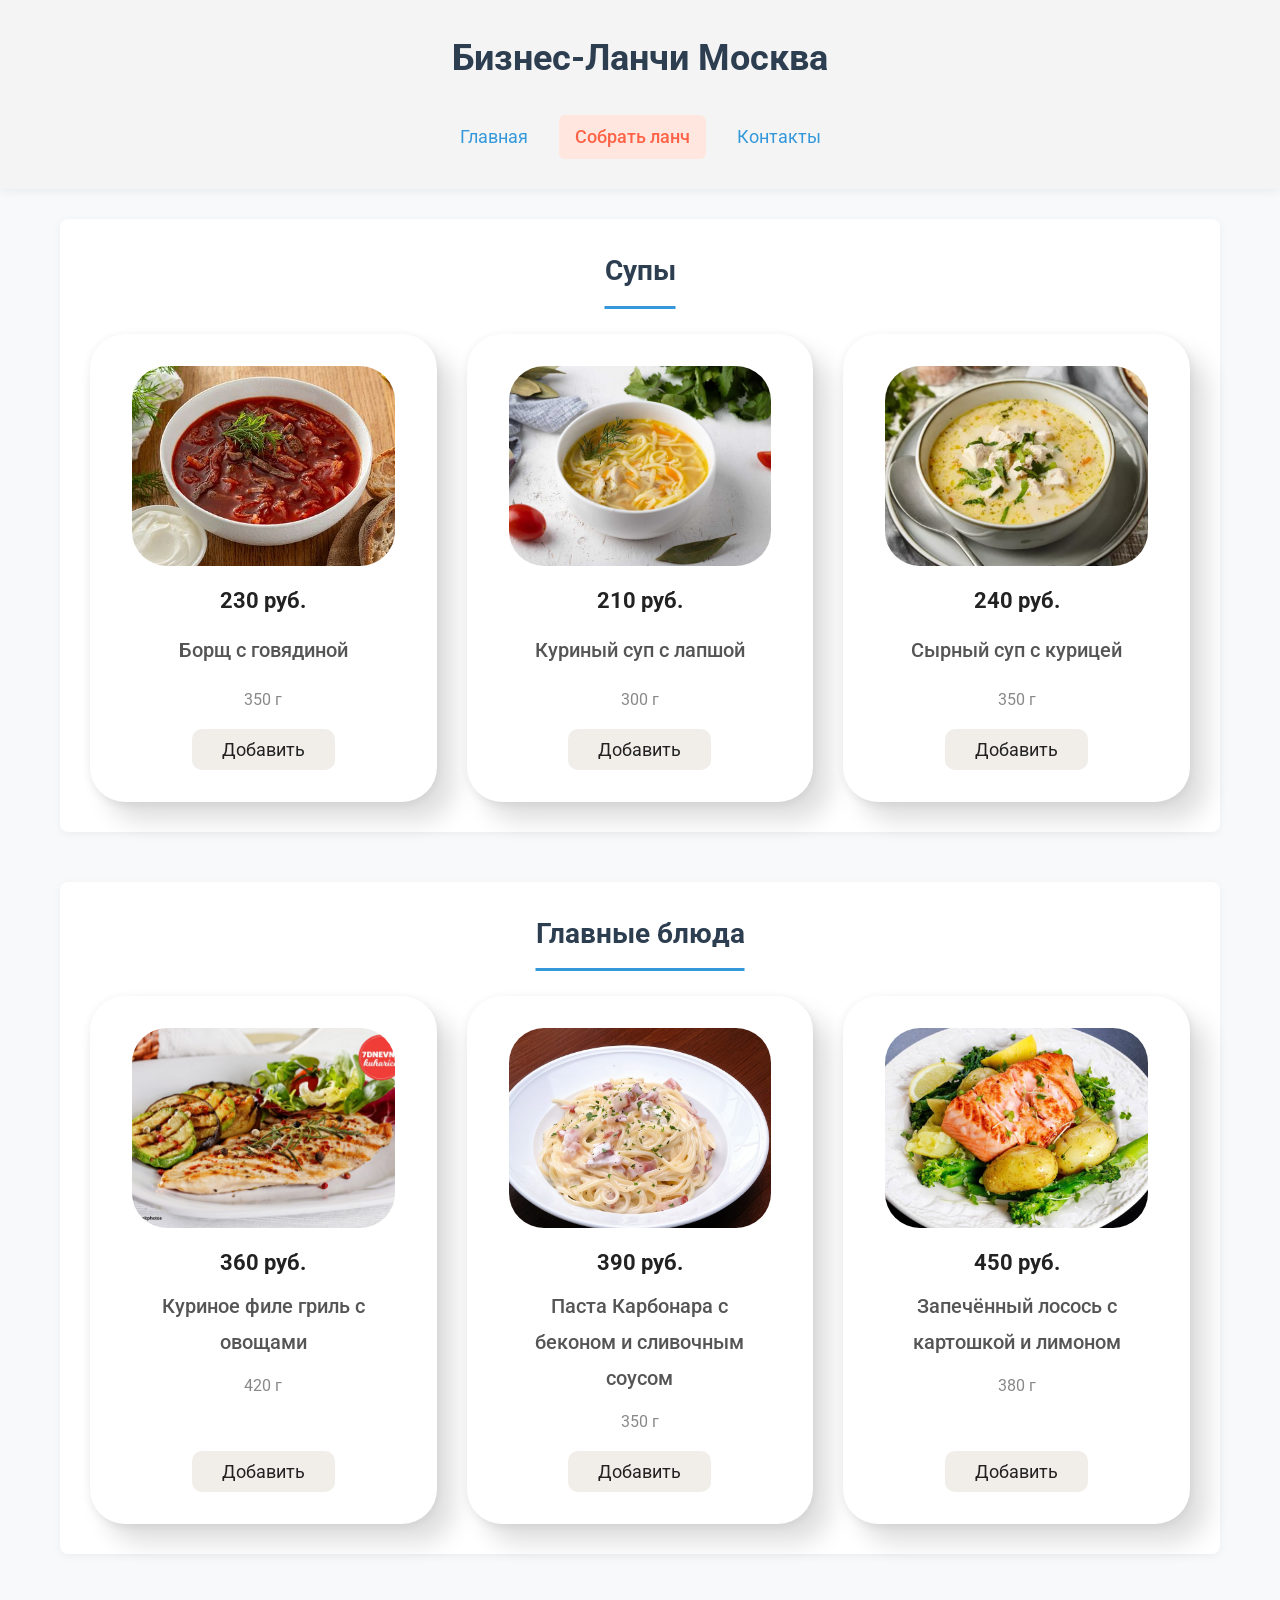
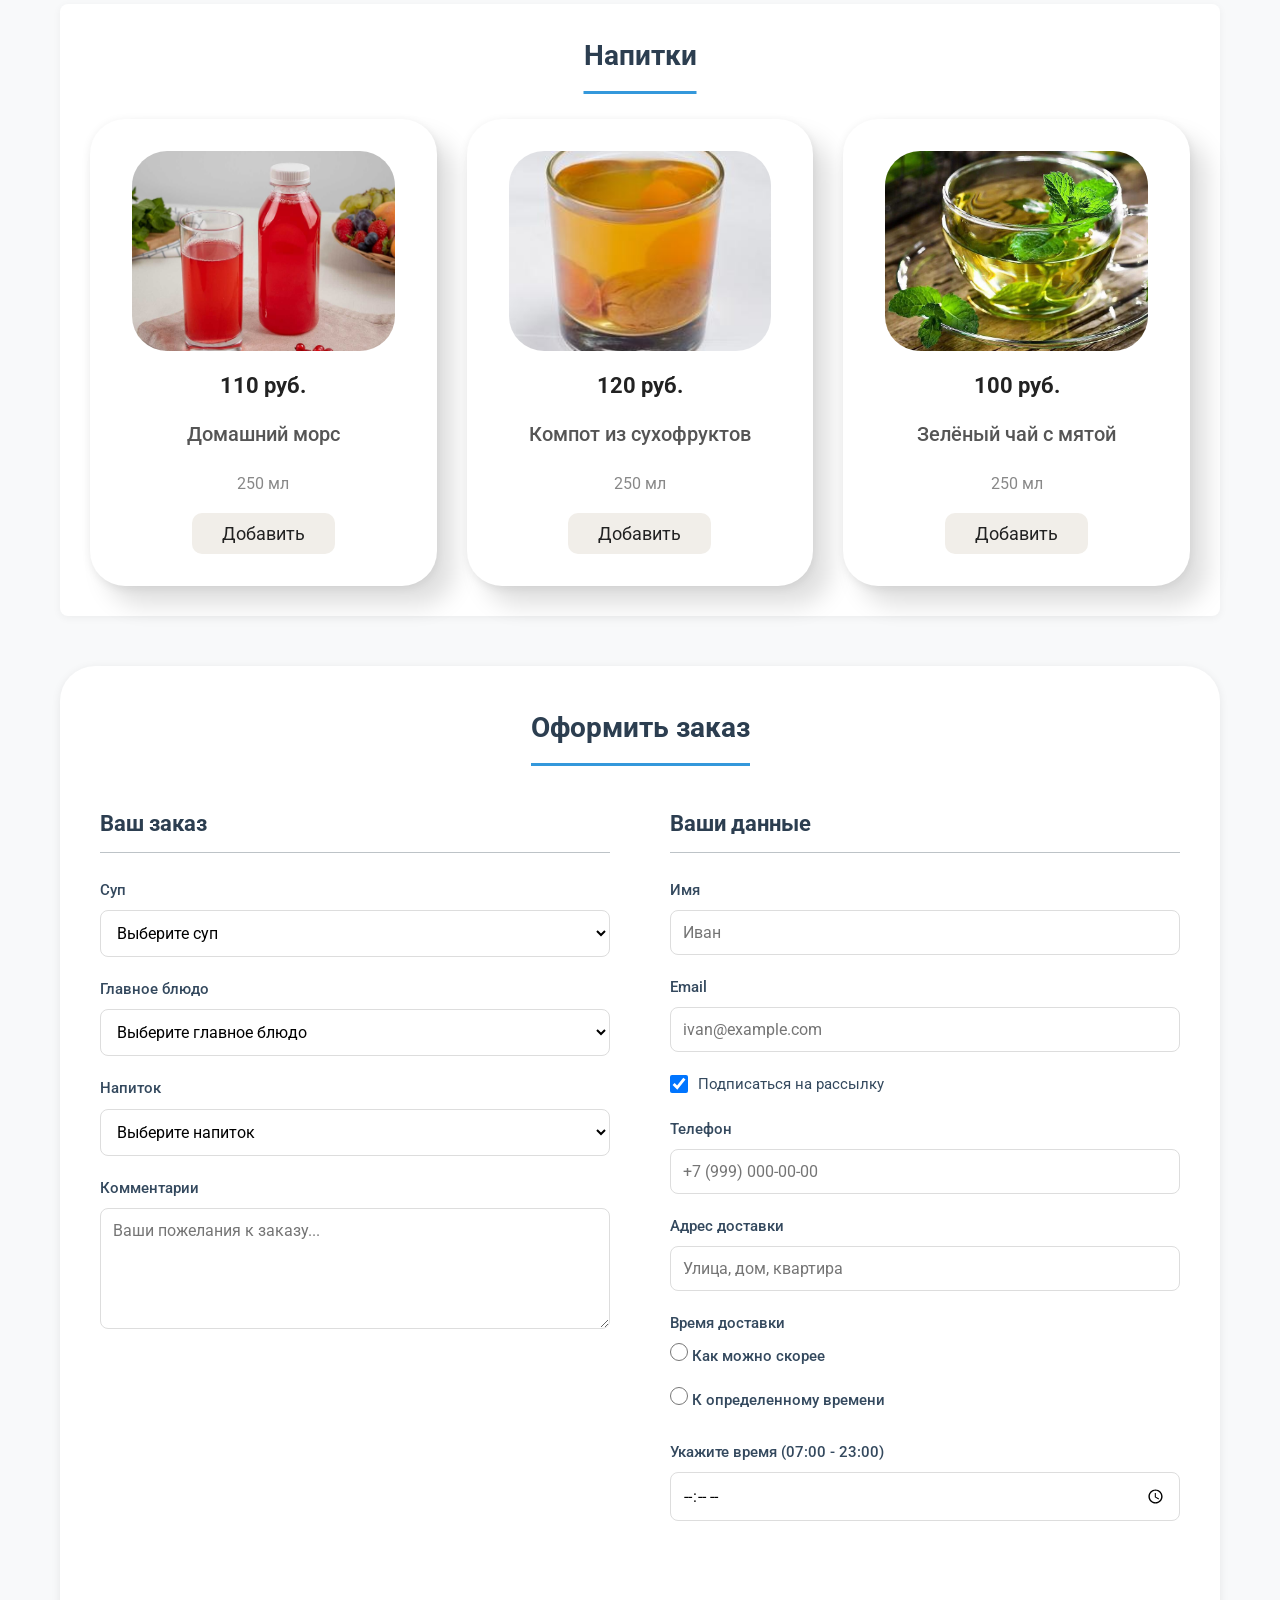
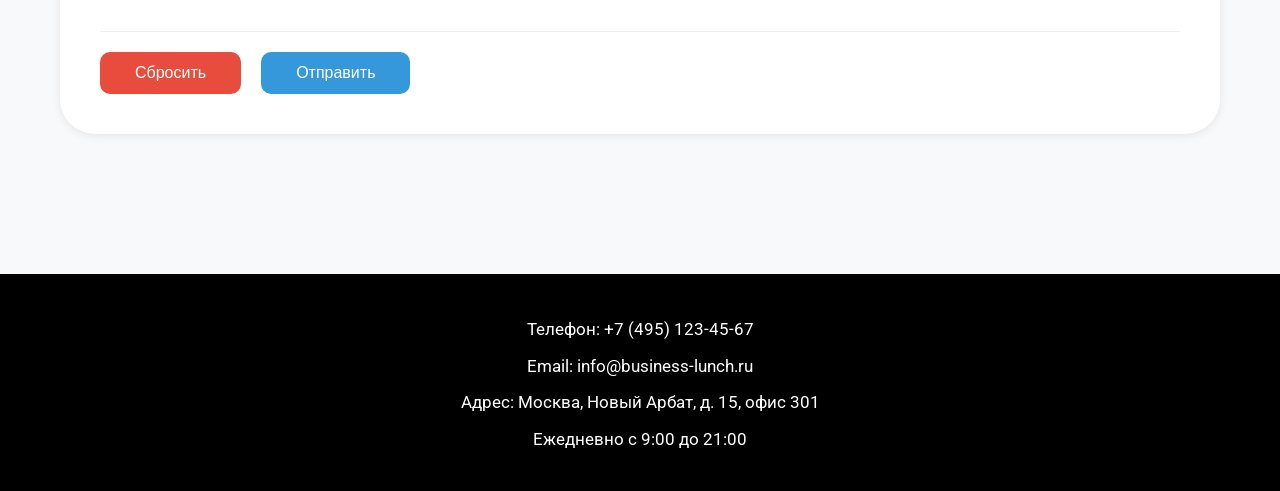
<file: menu.html>
<!DOCTYPE html>
<html lang="ru">
<head>
    <meta charset="UTF-8">
    <meta name="viewport" content="width=device-width, initial-scale=1.0">
    <title>Бизнес-Ланчи Москва - Собрать ланч</title>
    <link rel="preconnect" href="https://fonts.googleapis.com">
    <link rel="preconnect" href="https://fonts.gstatic.com" crossorigin>
    <link href="https://fonts.googleapis.com/css2?family=Roboto:wght@300;400;500;700&display=swap" rel="stylesheet">
    <link rel="stylesheet" href="styles.css">
</head>
<body>
    <header>
        <h1>Бизнес-Ланчи Москва</h1>
        <nav>
            
            <a href="Lr-1.html">Главная</a>
            <a href="menu.html" class="active">Собрать ланч</a>
            <a href="#contacts">Контакты</a>
        </nav>
    </header>

    
    <main>
       
        <section>
            <h2>Супы</h2>
            <div class="dishes">
                <div class="dish">
                    <img src="imgs/Borsh.jpg" alt="Борщ с говядиной">
                    <p class="price">230 руб.</p>
                    <p class="name">Борщ с говядиной</p>
                    <p class="weight">350 г</p>
                    <button type="button">Добавить</button>
                </div>
                <div class="dish">
                    <img src="imgs/Chiken_sup.jpeg" alt="Куриный суп с лапшой">
                    <p class="price">210 руб.</p>
                    <p class="name">Куриный суп с лапшой</p>
                    <p class="weight">300 г</p>
                    <button type="button">Добавить</button>
                </div>
                <div class="dish">
                    <img src="imgs/Chese_sup.png" alt="Сырный суп с курицей">
                    <p class="price">240 руб.</p>
                    <p class="name">Сырный суп с курицей</p>
                    <p class="weight">350 г</p>
                    <button type="button">Добавить</button>
                </div>
            </div>
        </section>

        <section>
            <h2>Главные блюда</h2>
            <div class="dishes">
                <div class="dish">
                    <img src="imgs/Chiken_veg.jpg" alt="Куриное филе гриль">
                    <p class="price">360 руб.</p>
                    <p class="name">Куриное филе гриль с овощами</p>
                    <p class="weight">420 г</p>
                    <button type="button">Добавить</button>
                </div>
                <div class="dish">
                    <img src="imgs/Carbonara.jpg" alt="Паста Карбонара">
                    <p class="price">390 руб.</p>
                    <p class="name">Паста Карбонара с беконом и сливочным соусом</p>
                    <p class="weight">350 г</p>
                    <button type="button">Добавить</button>
                </div>
                <div class="dish">
                    <img src="imgs/Fish_With_Potato.jpg" alt="Запечённый лосось">
                    <p class="price">450 руб.</p>
                    <p class="name">Запечённый лосось с картошкой и лимоном</p>
                    <p class="weight">380 г</p>
                    <button type="button">Добавить</button>
                </div>
            </div>
        </section>

        <!-- Drinks section -->
        <section>
            <h2>Напитки</h2>
            <div class="dishes">
                <div class="dish">
                    <img src="imgs/Juce_but_not_Juce.jpg" alt="Домашний морс">
                    <p class="price">110 руб.</p>
                    <p class="name">Домашний морс</p>
                    <p class="weight">250 мл</p>
                    <button type="button">Добавить</button>
                </div>
                <div class="dish">
                    <img src="imgs/Not_Juce.jpeg" alt="Компот из сухофруктов">
                    <p class="price">120 руб.</p>
                    <p class="name">Компот из сухофруктов</p>
                    <p class="weight">250 мл</p>
                    <button type="button">Добавить</button>
                </div>
                <div class="dish">
                    <img src="imgs/Green_Tea.jpg" alt="Зелёный чай с мятой">
                    <p class="price">100 руб.</p>
                    <p class="name">Зелёный чай с мятой</p>
                    <p class="weight">250 мл</p>
                    <button type="button">Добавить</button>
                </div>
            </div>
        </section>

        <section class="order-section">
            <h2>Оформить заказ</h2>
            
            <form method="POST" action="https://httpbin.org/post" class="order-form">
                <fieldset class="form-column">
                    <legend>Ваш заказ</legend>
                    
                    <div class="form-group">
                        <label for="soup">Суп</label>
                        <select id="soup" name="soup" required>
                            <option value="">Выберите суп</option>
                            <option value="borsh">Борщ с говядиной</option>
                            <option value="chicken_soup">Куриный суп с лапшой</option>
                            <option value="cheese_soup">Сырный суп с курицей</option>
                        </select>
                    </div>

                    <div class="form-group">
                        <label for="main_dish">Главное блюдо</label>
                        <select id="main_dish" name="main_dish" required>
                            <option value="">Выберите главное блюдо</option>
                            <option value="chicken_grilled">Куриное филе гриль</option>
                            <option value="carbonara">Паста Карбонара</option>
                            <option value="salmon">Запечённый лосось</option>
                        </select>
                    </div>

                    <div class="form-group">
                        <label for="drink">Напиток</label>
                        <select id="drink" name="drink" required>
                            <option value="">Выберите напиток</option>
                            <option value="mors">Домашний морс</option>
                            <option value="compote">Компот из сухофруктов</option>
                            <option value="green_tea">Зелёный чай с мятой</option>
                        </select>
                    </div>

                    <div class="form-group">
                        <label for="comments">Комментарии</label>
                        <textarea id="comments" name="comments" rows="5" placeholder="Ваши пожелания к заказу..."></textarea>
                    </div>
                </fieldset>

                <fieldset class="form-column">
                    <legend>Ваши данные</legend>

                    <div class="form-group">
                        <label for="name">Имя</label>
                        <input type="text" id="name" name="name" required placeholder="Иван">
                    </div>

                    <div class="form-group">
                        <label for="email">Email</label>
                        <input type="email" id="email" name="email" required placeholder="ivan@example.com">
                    </div>

                    <div class="form-group checkbox-group">
                        <input type="checkbox" id="newsletter" name="newsletter" checked>
                        <label for="newsletter">Подписаться на рассылку</label>
                    </div>

                    <div class="form-group">
                        <label for="phone">Телефон</label>
                        <input type="tel" id="phone" name="phone" required placeholder="+7 (999) 000-00-00">
                    </div>

                    <div class="form-group">
                        <label for="address">Адрес доставки</label>
                        <input type="text" id="address" name="address" required placeholder="Улица, дом, квартира">
                    </div>

                    <div class="form-group">
                        <span class="label-title">Время доставки</span>
                        <div class="radio-group">
                            <label class="radio-label">
                                <input type="radio" name="delivery_type" value="asap" required>
                                Как можно скорее
                            </label>
                            <label class="radio-label">
                                <input type="radio" name="delivery_type" value="time">
                                К определенному времени
                            </label>
                        </div>
                    </div>

                    <div class="form-group">
                        <label for="delivery_time">Укажите время (07:00 - 23:00)</label>
                        <input type="time" id="delivery_time" name="delivery_time" min="07:00" max="23:00" step="300">
                    </div>
                </fieldset>

                <div class="form-buttons">
                    <button type="reset" class="btn-reset">Сбросить</button>
                    <button type="submit" class="btn-submit">Отправить</button>
                </div>
            </form>
        </section>
    </main>

    <footer id="contacts">
        <p>Телефон: <a href="tel:+74951234567">+7 (495) 123-45-67</a></p>
        <p>Email: <a href="mailto:info@business-lunch.ru">info@business-lunch.ru</a></p>
        <p>Адрес: Москва, Новый Арбат, д. 15, офис 301</p>
        <p>Ежедневно с 9:00 до 21:00</p>
    </footer>
</body>
</html>
</file>
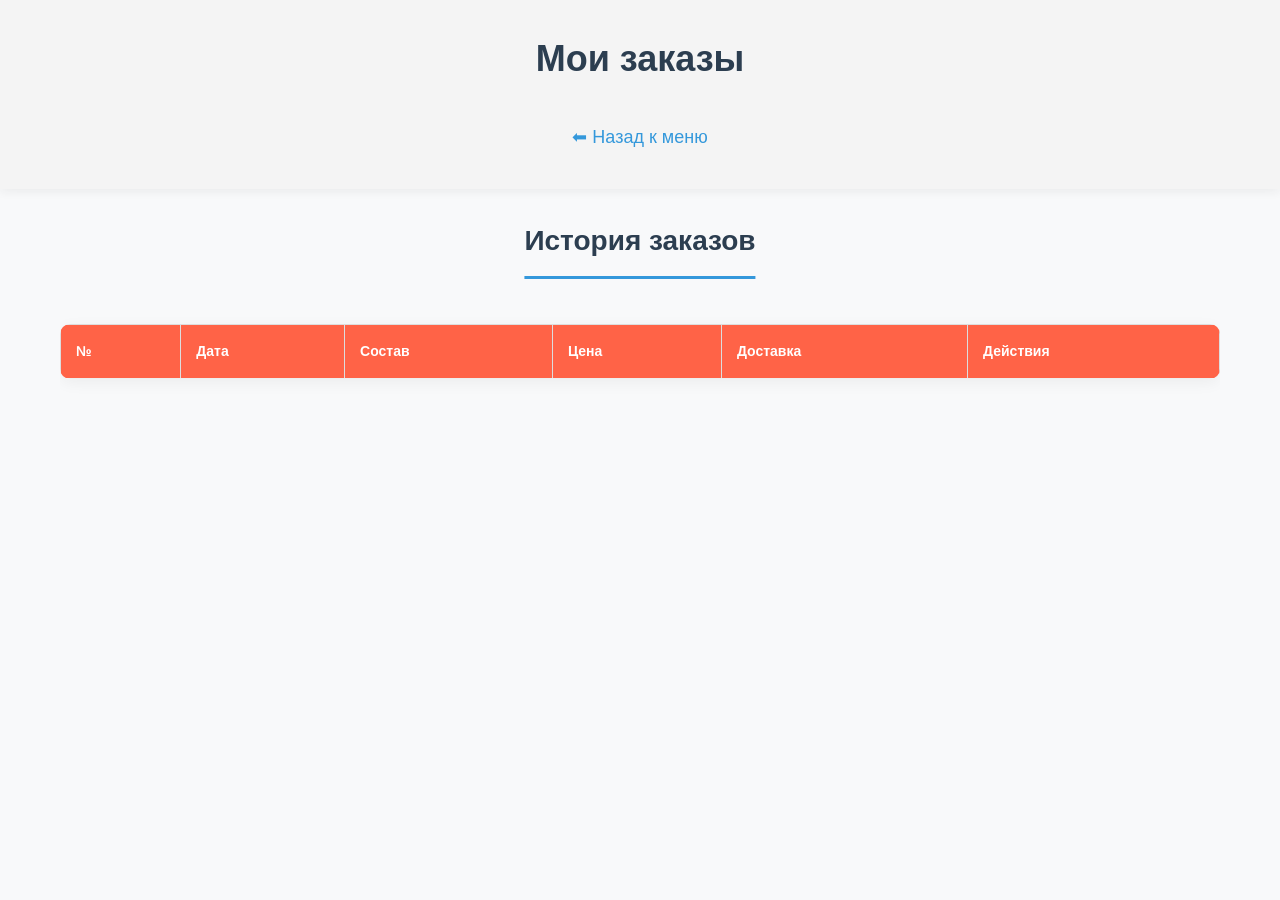
<file: orders.html>
<!DOCTYPE html>
<html lang="ru">
<head>
    <meta charset="UTF-8">
    <meta name="viewport" content="width=device-width, initial-scale=1.0">
    <title>История заказов</title>
    <link rel="stylesheet" href="styles.css">
    <style>
        /* Доп стили для таблицы заказов */
        .orders-table {
            width: 100%;
            border-collapse: collapse;
            background: #fff;
            box-shadow: 0 4px 15px rgba(0,0,0,0.05);
            border-radius: 10px;
            overflow: hidden;
            margin-bottom: 40px;
        }
        .orders-table th, .orders-table td {
            padding: 15px;
            text-align: left;
            border-bottom: 1px solid #eee;
        }
        .orders-table th {
            background: tomato;
            color: white;
            font-weight: bold;
        }
        .action-btn {
            cursor: pointer;
            margin-right: 5px;
            border: none;
            background: none;
            font-size: 1.2rem;
        }
        
        /* Модальные окна (простые, кастомные) */
        .modal {
            display: none; 
            position: fixed; 
            top: 0; left: 0; 
            width: 100%; height: 100%; 
            background: rgba(0,0,0,0.5); 
            z-index: 2000;
            justify-content: center;
            align-items: center;
        }
        .modal.active { display: flex; }
        
        .modal-content {
            background: #fff;
            padding: 30px;
            border-radius: 15px;
            width: 90%;
            max-width: 500px;
            position: relative;
        }
        .close-modal {
            position: absolute;
            top: 15px; right: 20px;
            font-size: 24px;
            cursor: pointer;
            color: #aaa;
        }
        .modal-buttons {
            margin-top: 20px;
            display: flex;
            justify-content: flex-end;
            gap: 10px;
        }
        .btn-secondary {
            background: #ccc;
            color: #333;
        }
    </style>
</head>
<body>
    <header>
        <h1>Мои заказы</h1>
        <nav style="margin-top: 10px;">
            <a href="index7_8.html">⬅ Назад к меню</a>
        </nav>
    </header>

    <main>
        <h2 class="combo-section-title">История заказов</h2>
        
        <div style="overflow-x: auto;">
            <table class="orders-table">
                <thead>
                    <tr>
                        <th>№</th>
                        <th>Дата</th>
                        <th>Состав</th>
                        <th>Цена</th>
                        <th>Доставка</th>
                        <th>Действия</th>
                    </tr>
                </thead>
                <tbody id="orders-tbody">
                    <!-- Сюда JS вставит строки -->
                </tbody>
            </table>
        </div>
    </main>

    <!-- МОДАЛКА: ПРОСМОТР -->
    <div id="modal-view" class="modal">
        <div class="modal-content">
            <span class="close-modal" onclick="closeModal('modal-view')">&times;</span>
            <h2>Детали заказа</h2>
            <div id="view-content"></div>
            <div class="modal-buttons">
                <button class="notification-btn" onclick="closeModal('modal-view')">ОК</button>
            </div>
        </div>
    </div>

    <!-- МОДАЛКА: УДАЛЕНИЕ -->
    <div id="modal-delete" class="modal">
        <div class="modal-content">
            <span class="close-modal" onclick="closeModal('modal-delete')">&times;</span>
            <h2>Удаление заказа</h2>
            <p>Вы уверены, что хотите удалить этот заказ?</p>
            <div class="modal-buttons">
                <button class="notification-btn btn-secondary" onclick="closeModal('modal-delete')">Отмена</button>
                <button class="notification-btn" style="background: crimson;" id="confirm-delete-btn">Да, удалить</button>
            </div>
        </div>
    </div>

    <!-- МОДАЛКА: РЕДАКТИРОВАНИЕ -->
    <div id="modal-edit" class="modal">
        <div class="modal-content">
            <span class="close-modal" onclick="closeModal('modal-edit')">&times;</span>
            <h2>Редактирование</h2>
            <form id="edit-form">
                <div class="form-group">
                    <label>Имя</label>
                    <input type="text" name="full_name" required>
                </div>
                <div class="form-group">
                    <label>Email</label>
                    <input type="email" name="email" required>
                </div>
                <div class="form-group">
                    <label>Телефон</label>
                    <input type="tel" name="phone" required>
                </div>
                <div class="form-group">
                    <label>Адрес</label>
                    <input type="text" name="delivery_address" required>
                </div>
                <div class="form-group">
                    <label>Комментарий</label>
                    <textarea name="comment" rows="2"></textarea>
                </div>
                
                <div class="modal-buttons">
                    <button type="button" class="notification-btn btn-secondary" onclick="closeModal('modal-edit')">Отмена</button>
                    <button type="submit" class="notification-btn">Сохранить</button>
                </div>
            </form>
        </div>
    </div>

    <script src="orders.js"></script>
</body>
</html>
</file>
<file: nav.css>
:root {
 
  --color-cream-50: rgba(252, 252, 249, 1);
  --color-cream-100: rgba(255, 255, 253, 1);
  --color-slate-900: rgba(19, 52, 59, 1);
  --color-slate-500: rgba(98, 108, 113, 1);
  --color-teal-500: rgba(33, 128, 141, 1);
  --color-teal-600: rgba(29, 116, 128, 1);
  --color-teal-700: rgba(26, 104, 115, 1);
  --color-brown-600-rgb: 94, 82, 64;
  
 
  --bg-body: var(--color-cream-50);
  --bg-surface: var(--color-cream-100);
  --text-main: var(--color-slate-900);
  --text-muted: var(--color-slate-500);
  --primary: var(--color-teal-500);
  --primary-hover: var(--color-teal-600);
  --primary-active: var(--color-teal-700);
  
 
  --border-color: rgba(var(--color-brown-600-rgb), 0.2);
  --card-bg: rgba(var(--color-brown-600-rgb), 0.12);
  --card-bg-hover: var(--primary);
  
 
  --font-base: "FKGroteskNeue", system-ui, sans-serif;
  --radius-md: 8px;
  --radius-lg: 12px;
  --shadow-sm: 0 1px 3px rgba(0,0,0,0.04);
  --shadow-lg: 0 10px 15px -3px rgba(0,0,0,0.04);
  --space-12: 12px; --space-16: 16px; --space-20: 20px; --space-24: 24px;
}

@media (prefers-color-scheme: dark) { :root { --is-dark: 1; } }
[data-color-scheme="dark"], :root:where(:has([data-color-scheme="dark"])) { --is-dark: 1; }

:root:where([style*="--is-dark: 1"]), :root:where(:has([data-color-scheme="dark"])), @media (prefers-color-scheme: dark) {
  :root {
    --bg-body: rgba(31, 33, 33, 1);
    --bg-surface: rgba(38, 40, 40, 1);
    --text-main: rgba(245, 245, 245, 1);
    --text-muted: rgba(167, 169, 169, 0.7);
    --primary: rgba(50, 184, 198, 1);
    --primary-hover: rgba(45, 166, 178, 1);
    --border-color: rgba(119, 124, 124, 0.3);
    --card-bg: rgba(119, 124, 124, 0.15);
  }
}

* { box-sizing: border-box; margin: 0; padding: 0; }

body {
  font-family: var(--font-base);
  background: var(--bg-body);
  color: var(--text-main);
  min-height: 100vh;
  padding: var(--space-20);
 
  display: flex;
  justify-content: center;
  align-items: flex-start;
}


h1, h2, h3 { font-weight: 600; line-height: 1.2; color: var(--text-main); }
a { text-decoration: none; color: inherit; }


.wrapper {
  width: 100%;
  max-width: 960px;
  background: var(--bg-surface);
  border-radius: var(--radius-lg);
  box-shadow: var(--shadow-lg);
  padding: var(--space-24);
  border: 1px solid var(--border-color);
}


.header {
  text-align: center;
  margin-bottom: var(--space-24);
  border-bottom: 1px solid var(--border-color);
  padding-bottom: var(--space-16);

  h1 {
    font-size: 30px;
    margin-bottom: 8px;
  }

  .student-info {
    font-size: 14px;
    color: var(--text-muted);
  }
}


main {
  section { margin-bottom: 32px; }
  
  h2 {
    font-size: 18px;
    margin-bottom: 16px;
    letter-spacing: -0.01em;
  }
}


.cards-grid {
  display: grid;
  grid-template-columns: repeat(auto-fit, minmax(180px, 1fr));
  gap: var(--space-12);
}

.card {

  display: flex;
  align-items: center;
  justify-content: center;
  text-align: center;
  min-height: 60px;
  padding: 16px 12px;
  
  background: var(--card-bg);
  border: 1px solid var(--border-color);
  border-radius: var(--radius-md);
  box-shadow: var(--shadow-sm);
  
  font-weight: 500;
  transition: all 0.25s cubic-bezier(0.16, 1, 0.3, 1);


  &:hover {
    background: var(--primary);
    color: white; /* --color-btn-primary-text */
    border-color: var(--primary);
    transform: translateY(-3px);
    box-shadow: 0 4px 6px -1px rgba(0,0,0,0.1);
  }

  &:active {
    transform: translateY(-1px);
    background: var(--primary-active);
  }
}

.footer {
  border-top: 1px solid var(--border-color);
  margin-top: 16px;
  padding-top: 10px;
  text-align: right;
  font-size: 12px;
  color: var(--text-muted);
}

@media (max-width: 600px) {
  body { padding: 12px; }
  .wrapper { padding: 20px; }
  
  .header h1 { font-size: 24px; }
  
  .cards-grid {
    grid-template-columns: repeat(auto-fit, minmax(140px, 1fr));
    gap: 10px;
  }
  
  .card {
    padding: 12px 8px;
    font-size: 12px;
    min-height: 56px;
  }
}

@media (max-width: 480px) {
  .cards-grid { grid-template-columns: 1fr; }
}
</file>
<file: styles.css>
* {
    box-sizing: border-box;
    margin: 0;
    padding: 0;
}

html, body {
    min-height: 100vh;
}

body {
    font-family: 'Roboto', Arial, sans-serif;
    font-size: 16px;
    color: #222;
    line-height: 1.6;
    background: #f8f9fa;
    display: flex;
    flex-direction: column;
}

header {
    background: #f4f4f4;
    padding: 30px 20px 15px 20px;
    box-shadow: 0 2px 10px rgba(40, 40, 40, 0.07);
}

h1 {
    font-size: 36px;
    color: #2c3e50;
    font-weight: 700;
    margin-bottom: 12px;
    text-align: center;
}

header nav {
    display: flex;
    flex-wrap: wrap;
    gap: 15px;
    justify-content: center;
    padding: 15px 0;
}

header nav a {
    text-decoration: none;
    font-family: 'Roboto', sans-serif;
    font-size: 18px;
    color: #3498db;
    padding: 8px 16px;
    border-radius: 6px;
    transition: color 0.26s, background 0.26s;
}

header nav a:hover {
    color: tomato;
    background: #f1eee9;
    text-decoration: underline;
}

header nav a.active,
header nav a#active { /* Поддержка обоих вариантов */
    color: tomato;
    background: #ffe6de;
    font-weight: 500;
}


main {
    flex: 1 0 auto;
    max-width: 1200px;
    margin: 0 auto;
    padding: 30px 20px 40px 20px;
    width: 100%;
}


section {
    margin-bottom: 50px;
    padding: 30px;
    background-color: #fff;
    border-radius: 8px;
    box-shadow: 0 2px 8px rgba(0, 0, 0, 0.05);
}

h2 {
    font-size: 28px;
    color: #2c3e50;
    margin-bottom: 25px;
    border-bottom: 3px solid #3498db;
    padding-bottom: 12px;
    text-align: center; 
    display: inline-block; 
    position: relative;
    left: 50%;
    transform: translateX(-50%);
}

section.lunch-section h2 {
    text-align: left;
    left: auto;
    transform: none;
    display: block;
    margin-bottom: 32px;
}

section.lunch-section {
    margin-bottom: 40px;
}

p {
    font-size: 16px;
    color: #555;
    line-height: 1.8;
    margin-bottom: 15px;
}


section.lunch-section img {
    width: 100%;
    height: auto;
    border-radius: 8px;
    margin: 20px 0;
    box-shadow: 0 4px 12px rgba(0, 0, 0, 0.1);
    display: block;
}


ul {
    list-style-type: disc;
    margin-left: 30px;
    font-size: 17px;
    color: #444;
}

li {
    margin-bottom: 12px;
    line-height: 1.7;
}


table {
    width: 100%;
    border-collapse: collapse;
    margin-top: 20px;
    box-shadow: 0 2px 8px rgba(0, 0, 0, 0.1);
    font-size: 14px;
}

th {
    padding: 15px;
    border: 1px solid #ddd;
    text-align: left;
    background-color: #3498db;
    color: white;
    font-weight: 500;
}

td {
    padding: 12px;
    border: 1px solid #ddd;
    text-align: left;
}

tr:hover {
    background-color: #f9f9f9;
}

thead tr:hover {
    background-color: transparent;
}

.dishes, .menu-grid {
    display: grid;
    grid-template-columns: 1fr 1fr 1fr;
    gap: 30px; 
    justify-content: center;
}

.dish, .dish-card {
    background: #fff;
    border-radius: 35px;
    padding: 30px 40px;
    box-shadow: 0 2px 10px rgba(0, 0, 0, 0.08), 17px 19px 24px rgba(0, 0, 0, 0.13);
    display: flex;
    flex-direction: column;
    align-items: center; 
    text-align: center;
    cursor: pointer;
    position: relative;
    transition: border 0.2s, box-shadow 0.2s, background 0.2s;
    border: 2px solid transparent; 
}

.dish img, .dish-card img {
    width: 100%;
    height: 200px; 
    object-fit: cover;
    border-radius: 35px;
    margin-bottom: 20px;
}

.dish .name, .dish-title {
    font-size: 20px; 
    font-weight: 500;
    margin-bottom: 12px;
    min-height: 3rem; 
    display: flex;
    align-items: center;
    justify-content: center;
}

.dish .price, .dish-price {
    font-size: 22px;
    font-weight: 700; 
    color: #222;
    margin-bottom: 5px;
}

.dish .weight, .dish-weight {
    font-size: 16px;
    color: #888;
    margin-bottom: 14px;
}

.dish button, .dish-card button {
    background: #f1eee9;
    color: #222;
    border: none;
    outline: none;
    border-radius: 10px;
    font-size: 18px;
    font-family: 'Roboto', sans-serif;
    margin-top: auto; 
    padding: 10px 30px;
    cursor: pointer;
    transition: background 0.2s, color 0.2s;
}

/* Эффекты наведения (как у вас было) */
.dish:hover, .dish-card:hover {
    border: 2px solid tomato;
    box-shadow: 0 4px 24px rgba(255, 99, 71, 0.11), 17px 19px 24px rgba(0, 0, 0, 0.13);
}

.dish:hover button, .dish-card:hover button {
    background: tomato;
    color: #fff;
}

.order-section {
    background-color: #fff;
    padding: 40px;
    margin-top: 40px;
    border-radius: 35px; 
    box-shadow: 0 2px 10px rgba(0, 0, 0, 0.08);
}

.order-section h2 {
    width: auto;
    display: table;
    margin: 0 auto 40px auto;
    left: auto;
    transform: none;
}

.order-form {
    display: grid;
    grid-template-columns: 1fr 1fr;
    gap: 60px;
}

fieldset.form-column {
    border: none;
    padding: 0;
    margin: 0;
}

legend {
    font-size: 1.4rem;
    color: #2c3e50;
    margin-bottom: 25px;
    font-weight: bold;
    display: block;
    width: 100%;
    border-bottom: 1px solid #bdc3c7;
    padding-bottom: 10px;
}

.form-group {
    margin-bottom: 20px;
}

.form-group label, 
.form-group .label-title {
    display: block;
    margin-bottom: 8px;
    font-weight: 500;
    color: #34495e;
    font-size: 0.95rem;
}

input[type="text"],
input[type="email"],
input[type="tel"],
input[type="time"],
select,
textarea {
    width: 100%;
    padding: 12px;
    border: 1px solid #ddd;
    border-radius: 8px; 
    font-size: 1rem;
    font-family: 'Roboto', sans-serif;
    transition: border-color 0.3s, box-shadow 0.3s;
    background-color: #fff;
}

input:focus,
select:focus,
textarea:focus {
    outline: none;
    border-color: #3498db;
    box-shadow: 0 0 0 3px rgba(52, 152, 219, 0.1);
}

textarea {
    resize: vertical;
    min-height: 100px;
}


.checkbox-group, .radio-group {
    display: flex;
    align-items: center;
    gap: 10px;
    margin-top: 5px;
}

.radio-group {
    flex-direction: column;
    align-items: flex-start;
}

.checkbox-group label, .radio-label {
    margin-bottom: 0;
    font-weight: normal;
    cursor: pointer;
    display: flex;
    align-items: center;
    gap: 10px;
}

.checkbox-group input, .radio-label input {
    width: 18px;
    height: 18px;
    cursor: pointer;
    margin: 0;
}


.form-buttons {
    grid-column: 1 / -1;
    display: flex;
    justify-content: flex-start;
    gap: 20px;
    margin-top: 30px;
    padding-top: 20px;
    border-top: 1px solid #ecf0f1;
}

.btn-submit, .btn-reset {
    padding: 12px 35px;
    font-size: 1rem;
    border: none;
    border-radius: 10px;
    cursor: pointer;
    font-weight: 500;
    transition: all 0.3s;
}

.btn-submit {
    background-color: #3498db;
    color: white;
}

.btn-submit:hover {
    background-color: #2980b9;
    transform: translateY(-2px);
}

.btn-reset {
    background-color: #e74c3c;
    color: white;
}

.btn-reset:hover {
    background-color: #c0392b;
    transform: translateY(-2px);
}

footer {
    background: #000;
    color: #fff;
    padding: 40px 10px 30px 10px;
    margin-top: 50px;
    text-align: center;
    flex-shrink: 0;
}

footer p,
footer a {
    font-size: 17px;
    margin-bottom: 6px;
    text-decoration: none;
    color: #fff;
    transition: color 0.2s;
    font-family: 'Roboto', sans-serif;
}

footer a:hover {
    color: #3498db;
    text-decoration: underline;
}

#footer-spacer {
    display: block;
    height: 20px;
}



@media (max-width: 1024px) {
    .dishes, .menu-grid {
        grid-template-columns: 1fr 1fr;
    }
}

@media (max-width: 800px) {
    header nav {
        justify-content: space-between;
    }

    section.lunch-section > h2, 
    h1 {
        text-align: center;
    }
}

@media (max-width: 768px) {
    h1 { font-size: 28px; }
    h2 { font-size: 22px; }

    header nav a {
        display: inline-block;
        margin: 5px 10px;
        font-size: 16px;
    }

    section { padding: 20px; }

    .order-form {
        grid-template-columns: 1fr;
        gap: 30px;
    }

    .form-buttons {
        flex-direction: column;
        align-items: stretch;
    }

    .btn-submit, .btn-reset {
        width: 100%;
    }
}

@media (max-width: 600px) {
    .dishes, .menu-grid {
        grid-template-columns: 1fr; 
    }

    header nav {
        flex-direction: column;
        align-items: center;
    }

    header nav a {
        font-size: 22px;
    }
    
    
    .dish, .dish-card {
        width: 100%; 
        max-width: 350px;
        margin: 0 auto;
    }
}
.contacts-title {
  color: #fff;
  border-bottom: 3px solid #fff;
  display: inline-block;
  padding-bottom: 10px;
  margin-bottom: 20px;
  position: static;
  left: auto;
  transform: none;
}
/* ФИКС ДЛЯ КАРТИНОК И СЕТКИ */

/* Жесткий размер картинок, чтобы не прыгали */
.dish img {
    width: 100%;
    height: 200px !important; /* Принудительная высота */
    object-fit: cover;        /* Обрезает лишнее, не сплющивая */
    border-radius: 35px;
    margin-bottom: 15px;
}

/* На всякий случай дублируем для классов Lab 5, если они где-то всплывут */
.dish-card img {
    width: 100%;
    height: 200px !important;
    object-fit: cover;
}

.filters {
    display: flex;
    gap: 10px;
    margin-bottom: 20px;
    flex-wrap: wrap;
}
.filters button {
    padding: 8px 16px;
    border: 1px solid tomato;
    background: #fff;
    color: tomato;
    border-radius: 20px;
    cursor: pointer;
    transition: 0.2s;
}
.filters button.active {
    background: tomato;
    color: #fff;
}
.hidden {
    display: none !important;
}
</file>
<file: styles (3).css>
/* БАЗА */
* {
    box-sizing: border-box;
    margin: 0;
    padding: 0;
}

body {
    font-family: system-ui, -apple-system, BlinkMacSystemFont, "Segoe UI", sans-serif;
    background: linear-gradient(135deg, #667eea, #764ba2);
    min-height: 100vh;
    padding: 20px;
}

.container {
    max-width: 900px;
    margin: 0 auto;
    background: #fff;
    border-radius: 16px;
    box-shadow: 0 12px 40px rgba(0, 0, 0, 0.25);
    overflow: hidden;
}

/* HEADER */
header {
    background: linear-gradient(135deg, #667eea, #764ba2);
    color: #fff;
    padding: 30px 24px;
    text-align: center;
}

header h1 {
    font-size: 28px;
    margin-bottom: 8px;
    font-weight: 700;
}

.subtitle {
    font-size: 14px;
    opacity: 0.9;
}

/* ТАБЫ */
.tabs {
    display: flex;
    gap: 0;
    overflow-x: auto;
    background: #f5f5f5;
    border-bottom: 1px solid #e0e0e0;
    padding: 0 12px;
}

.tab-btn {
    padding: 12px 16px;
    border: none;
    background: transparent;
    color: #666;
    font-size: 13px;
    font-weight: 600;
    cursor: pointer;
    white-space: nowrap;
    border-bottom: 3px solid transparent;
    transition: 0.2s;
}

.tab-btn:hover {
    background: #e9ecff;
    color: #4455cc;
}

.tab-btn.active {
    color: #4455cc;
    border-bottom-color: #4455cc;
    background: #edf0ff;
}

/* КОНТЕНТ ТАБОВ */
.tab-content {
    display: none;
    padding: 24px;
}

.tab-content.active {
    display: block;
}

.tab-content h2 {
    font-size: 22px;
    margin-bottom: 8px;
    color: #333;
}

.tab-content > p {
    font-size: 14px;
    color: #666;
    margin-bottom: 16px;
}

/* ФОРМЫ */
.input-group {
    display: flex;
    flex-wrap: wrap;
    gap: 10px;
    margin-bottom: 16px;
}

input[type="number"],
input[type="text"],
select {
    flex: 1;
    min-width: 120px;
    padding: 10px 12px;
    border-radius: 8px;
    border: 1px solid #d0d0d0;
    font-size: 14px;
}

input:focus,
select:focus {
    outline: none;
    border-color: #667eea;
    box-shadow: 0 0 0 2px rgba(102, 126, 234, 0.25);
}

button {
    padding: 10px 18px;
    border-radius: 8px;
    border: none;
    background: #667eea;
    color: #fff;
    font-size: 14px;
    font-weight: 600;
    cursor: pointer;
    transition: 0.2s;
}

button:hover {
    background: #5560d0;
}

/* РЕЗУЛЬТАТЫ */
.result {
    margin-top: 16px;
    padding: 14px;
    border-radius: 8px;
    background: #f7f7f7;
    border-left: 4px solid #667eea;
    font-family: "Courier New", monospace;
    font-size: 14px;
    word-break: break-all;
}

.result-table {
    width: 100%;
    border-collapse: collapse;
    margin-top: 8px;
    font-size: 13px;
}

.result-table th,
.result-table td {
    border: 1px solid #ddd;
    padding: 8px;
}

.result-table th {
    background: #667eea;
    color: #fff;
    text-align: left;
}

.result-table tr:nth-child(even) {
    background: #f5f5f5;
}

/* ПОДСКАЗКА */
.hint {
    margin-top: 12px;
    padding: 10px 12px;
    border-radius: 8px;
    background: #fff8e1;
    border-left: 4px solid #ffc107;
    font-size: 13px;
    color: #8a6d1a;
}

/* ИГРА: СТАТИСТИКА */
.game-section {
    padding: 20px 24px !important;
}

.game-header {
    text-align: center;
    margin-bottom: 16px;
}

.game-header h2 {
    font-size: 24px;
}

.level-indicator {
    font-size: 14px;
    color: #667eea;
    font-weight: 600;
}

.stats {
    display: grid;
    grid-template-columns: 1fr 1fr;
    gap: 10px;
    margin-bottom: 16px;
}

.stat {
    padding: 14px;
    border-radius: 10px;
    text-align: center;
    background: #f5f5f5;
}

.stat.correct {
    background: #e2f5e8;
    border: 1px solid #2e7d32;
}

.stat.incorrect {
    background: #fde2e2;
    border: 1px solid #c62828;
}

.stat-label {
    font-size: 11px;
    text-transform: uppercase;
    color: #777;
    margin-bottom: 4px;
}

.stat-value {
    font-size: 24px;
    font-weight: 700;
    color: #333;
}

/* ИГРА: ВОПРОС + ОТВЕТ */
.question-area {
    padding: 20px;
    border-radius: 12px;
    border: 1px solid #e0e0e0;
    background: #fafafa;
    text-align: center;
    margin-bottom: 14px;
}

.question-counter {
    font-size: 11px;
    color: #999;
    text-transform: uppercase;
}

.question {
    margin-top: 12px;
    font-size: 32px;
    font-weight: 700;
}

#answer {
    width: 100%;
    padding: 10px 12px;
    border-radius: 8px;
    border: 1px solid #d0d0d0;
    font-size: 16px;
}

#answer.correct {
    border-color: #2e7d32;
    background: #e8f5e9;
}

#answer.incorrect {
    border-color: #c62828;
    background: #ffebee;
}

/* ИГРА: СООБЩЕНИЯ И КНОПКИ */
.message {
    margin-bottom: 14px;
    padding: 10px 12px;
    border-radius: 8px;
    font-size: 14px;
    text-align: center;
}

.message.success {
    background: #e8f5e9;
    color: #2e7d32;
}

.message.error {
    background: #ffebee;
    color: #c62828;
}

.button-group {
    display: flex;
    gap: 10px;
}

.btn-submit {
    flex: 1;
}

.btn-exit {
    flex: 1;
    background: #e53935;
}

.btn-exit:hover {
    background: #c62828;
}

.btn-restart {
    flex: 1;
    background: #2e7d32;
}

/* МОДАЛКА */
.modal {
    display: none;
    position: fixed;
    inset: 0;
    background: rgba(0, 0, 0, 0.45);
    justify-content: center;
    align-items: center;
    z-index: 1000;
}

.modal.show {
    display: flex;
}

.modal-content {
    background: #fff;
    padding: 24px 20px;
    border-radius: 14px;
    max-width: 420px;
    width: 90%;
    text-align: center;
}

.modal h2 {
    font-size: 22px;
    margin-bottom: 10px;
}

.modal p {
    font-size: 14px;
    color: #555;
    margin-bottom: 10px;
}

.modal-stats {
    margin: 12px 0 16px;
    padding: 12px;
    border-radius: 10px;
    background: #f7f7f7;
    font-size: 14px;
}

/* МОБИЛКА */
@media (max-width: 600px) {
    body {
        padding: 10px;
    }

    header {
        padding: 20px 16px;
    }

    header h1 {
        font-size: 22px;
    }

    .tab-content {
        padding: 16px;
    }

    .question {
        font-size: 24px;
    }

    .button-group {
        flex-direction: column;
    }
}
</file>
<file: styles6.css>
* {
    box-sizing: border-box;
    margin: 0;
    padding: 0;
}

body {
    font-family: 'Roboto', Arial, sans-serif;
    background-color: #f6f6f6;
    color: #333;
    line-height: 1.5;
    padding-bottom: 50px;
}

header {
    background: #fff;
    padding: 20px 0;
    box-shadow: 0 2px 10px rgba(0,0,0,0.1);
    margin-bottom: 40px;
    text-align: center;
}

header h1 {
    color: #2c3e50;
    margin-bottom: 10px;
}

main {
    max-width: 1000px;
    margin: 0 auto;
    padding: 0 20px;
}

.combo-section-title {
    text-align: center;
    margin-bottom: 30px;
    font-size: 28px;
    color: #2c3e50;
}

.combo-options {
    display: flex;
    flex-wrap: wrap;
    justify-content: center;
    gap: 20px;
    margin-bottom: 50px;
}

.combo-card {
    background: #fff;
    border-radius: 15px;
    padding: 20px;
    box-shadow: 0 4px 15px rgba(0,0,0,0.05);
    width: 220px;
    text-align: center;
    border: 2px solid transparent;
    transition: transform 0.2s, border-color 0.2s;
    cursor: default;
}

.combo-card:hover {
    transform: translateY(-5px);
    border-color: tomato;
}

.combo-icons {
    font-size: 32px;
    margin-bottom: 10px;
    display: flex;
    justify-content: center;
    gap: 8px;
}

.combo-title {
    font-weight: bold;
    font-size: 16px;
    margin-bottom: 5px;
    color: #2c3e50;
}

.combo-desc {
    font-size: 13px;
    color: #777;
}

.order-section {
    background: #fff;
    padding: 40px;
    border-radius: 15px;
    box-shadow: 0 4px 25px rgba(0,0,0,0.08);
}

.order-form {
    display: grid;
    grid-template-columns: 1fr 1fr;
    gap: 50px;
}

fieldset {
    border: none;
    padding: 0;
    margin: 0;
}

legend {
    font-size: 22px;
    font-weight: bold;
    margin-bottom: 25px;
    width: 100%;
    border-bottom: 1px solid #eee;
    padding-bottom: 10px;
    color: tomato;
}

.form-group {
    margin-bottom: 20px;
}

.form-group label {
    display: block;
    margin-bottom: 8px;
    font-weight: 500;
    color: #444;
}

/* Стилизация Select и Input */
.order-form select, 
.order-form input {
    width: 100%;
    padding: 12px;
    border: 1px solid #ddd;
    border-radius: 8px;
    background: #fff;
    font-size: 16px;
    transition: border-color 0.2s;
}

.order-form select:focus,
.order-form input:focus {
    border-color: tomato;
    outline: none;
}

/* Блок цены */
#total-cost {
    margin-top: 30px;
    padding-top: 20px;
    border-top: 2px dashed #eee;
    font-size: 20px;
    font-weight: bold;
    text-align: right;
    color: #333;
}

#total-sum {
    color: tomato;
    font-size: 24px;
}

/* Кнопка */
.btn-submit {
    width: 100%;
    padding: 15px;
    background-color: tomato;
    color: white;
    border: none;
    border-radius: 8px;
    font-size: 18px;
    font-weight: bold;
    cursor: pointer;
    margin-top: 20px;
    transition: background 0.2s;
}

.btn-submit:hover {
    background-color: #d63031;
}

.notification-container {
    position: fixed;
    top: 0;
    left: 0;
    width: 100%;
    height: 100%;
    background-color: rgba(0, 0, 0, 0.5);
    display: flex;
    justify-content: center;
    align-items: center;
    z-index: 1000;
    animation: fadeIn 0.3s forwards;
}

@keyframes fadeIn {
    from { opacity: 0; }
    to { opacity: 1; }
}

.notification-box {
    background-color: #fff;
    padding: 30px 40px;
    border-radius: 15px;
    text-align: center;
    box-shadow: 0 10px 25px rgba(0,0,0,0.2);
    max-width: 400px;
    width: 90%;
}

.notification-message {
    font-size: 18px;
    color: #333;
    margin-bottom: 25px;
}

.notification-btn {
    background-color: tomato;
    color: white;
    border: none;
    padding: 10px 30px;
    font-size: 16px;
    font-weight: bold;
    border-radius: 8px;
    cursor: pointer;
    transition: all 0.2s;
}

.notification-btn:hover {
    background-color: #d63031;
    transform: scale(1.05);
}

/* АДАПТИВ */
@media (max-width: 768px) {
    .order-form {
        grid-template-columns: 1fr;
    }
}
.combo-card.selected {
    border-color: tomato;
    background-color: #fff0eb; 
    box-shadow: 0 0 15px rgba(255, 99, 71, 0.4);
    transform: scale(1.05); 

}
.nav-link {
    text-decoration: none;
    color: #555;
    font-size: 18px;
    font-weight: 500;
    margin: 0 15px;
    padding: 5px 10px;
    border-radius: 5px;
    transition: all 0.2s;
}

.nav-link:hover {
    background-color: #ffeae6; /* Светло-оранжевый */
    color: tomato;
}

.nav-link.active {
    color: tomato;
    font-weight: bold;
    border-bottom: 2px solid tomato;
}
</file>
<file: styles_Math.css>
* {
    box-sizing: border-box;
    margin: 0;
    padding: 0;
}

body {
    font-family: system-ui, -apple-system, BlinkMacSystemFont, "Segoe UI", sans-serif;
    background: linear-gradient(135deg, #667eea, #764ba2);
    min-height: 100vh;
    padding: 20px;
}

.container {
    max-width: 900px;
    margin: 0 auto;
    background: #fff;
    border-radius: 16px;
    box-shadow: 0 12px 40px rgba(0, 0, 0, 0.25);
    overflow: hidden;
}

/* HEADER */
header {
    background: linear-gradient(135deg, #667eea, #764ba2);
    color: #fff;
    padding: 30px 24px;
    text-align: center;
}

header h1 {
    font-size: 28px;
    margin-bottom: 8px;
    font-weight: 700;
}

.subtitle {
    font-size: 14px;
    opacity: 0.9;
}

/* ТАБЫ */
.tabs {
    display: flex;
    gap: 0;
    overflow-x: auto;
    background: #f5f5f5;
    border-bottom: 1px solid #e0e0e0;
    padding: 0 12px;
}

.tab-btn {
    padding: 12px 16px;
    border: none;
    background: transparent;
    color: #666;
    font-size: 13px;
    font-weight: 600;
    cursor: pointer;
    white-space: nowrap;
    border-bottom: 3px solid transparent;
    transition: 0.2s;
}

.tab-btn:hover {
    background: #e9ecff;
    color: #4455cc;
}

.tab-btn.active {
    color: #4455cc;
    border-bottom-color: #4455cc;
    background: #edf0ff;
}

/* КОНТЕНТ ТАБОВ */
.tab-content {
    display: none;
    padding: 24px;
}

.tab-content.active {
    display: block;
}

.tab-content h2 {
    font-size: 22px;
    margin-bottom: 8px;
    color: #333;
}

.tab-content > p {
    font-size: 14px;
    color: #666;
    margin-bottom: 16px;
}

/* ФОРМЫ */
.input-group {
    display: flex;
    flex-wrap: wrap;
    gap: 10px;
    margin-bottom: 16px;
}

input[type="number"],
input[type="text"],
select {
    flex: 1;
    min-width: 120px;
    padding: 10px 12px;
    border-radius: 8px;
    border: 1px solid #d0d0d0;
    font-size: 14px;
}

input:focus,
select:focus {
    outline: none;
    border-color: #667eea;
    box-shadow: 0 0 0 2px rgba(102, 126, 234, 0.25);
}

button {
    padding: 10px 18px;
    border-radius: 8px;
    border: none;
    background: #667eea;
    color: #fff;
    font-size: 14px;
    font-weight: 600;
    cursor: pointer;
    transition: 0.2s;
}

button:hover {
    background: #5560d0;
}

/* РЕЗУЛЬТАТЫ */
.result {
    margin-top: 16px;
    padding: 14px;
    border-radius: 8px;
    background: #f7f7f7;
    border-left: 4px solid #667eea;
    font-family: "Courier New", monospace;
    font-size: 14px;
    word-break: break-all;
}

.result-table {
    width: 100%;
    border-collapse: collapse;
    margin-top: 8px;
    font-size: 13px;
}

.result-table th,
.result-table td {
    border: 1px solid #ddd;
    padding: 8px;
}

.result-table th {
    background: #667eea;
    color: #fff;
    text-align: left;
}

.result-table tr:nth-child(even) {
    background: #f5f5f5;
}

/* ПОДСКАЗКА */
.hint {
    margin-top: 12px;
    padding: 10px 12px;
    border-radius: 8px;
    background: #fff8e1;
    border-left: 4px solid #ffc107;
    font-size: 13px;
    color: #8a6d1a;
}

/* ИГРА: СТАТИСТИКА */
.game-section {
    padding: 20px 24px !important;
}

.game-header {
    text-align: center;
    margin-bottom: 16px;
}

.game-header h2 {
    font-size: 24px;
}

.level-indicator {
    font-size: 14px;
    color: #667eea;
    font-weight: 600;
}

.stats {
    display: grid;
    grid-template-columns: 1fr 1fr;
    gap: 10px;
    margin-bottom: 16px;
}

.stat {
    padding: 14px;
    border-radius: 10px;
    text-align: center;
    background: #f5f5f5;
}

.stat.correct {
    background: #e2f5e8;
    border: 1px solid #2e7d32;
}

.stat.incorrect {
    background: #fde2e2;
    border: 1px solid #c62828;
}

.stat-label {
    font-size: 11px;
    text-transform: uppercase;
    color: #777;
    margin-bottom: 4px;
}

.stat-value {
    font-size: 24px;
    font-weight: 700;
    color: #333;
}

/* ИГРА: ВОПРОС + ОТВЕТ */
.question-area {
    padding: 20px;
    border-radius: 12px;
    border: 1px solid #e0e0e0;
    background: #fafafa;
    text-align: center;
    margin-bottom: 14px;
}

.question-counter {
    font-size: 11px;
    color: #999;
    text-transform: uppercase;
}

.question {
    margin-top: 12px;
    font-size: 32px;
    font-weight: 700;
}

#answer {
    width: 100%;
    padding: 10px 12px;
    border-radius: 8px;
    border: 1px solid #d0d0d0;
    font-size: 16px;
}

#answer.correct {
    border-color: #2e7d32;
    background: #e8f5e9;
}

#answer.incorrect {
    border-color: #c62828;
    background: #ffebee;
}

/* ИГРА: СООБЩЕНИЯ И КНОПКИ */
.message {
    margin-bottom: 14px;
    padding: 10px 12px;
    border-radius: 8px;
    font-size: 14px;
    text-align: center;
}

.message.success {
    background: #e8f5e9;
    color: #2e7d32;
}

.message.error {
    background: #ffebee;
    color: #c62828;
}

.button-group {
    display: flex;
    gap: 10px;
}

.btn-submit {
    flex: 1;
}

.btn-exit {
    flex: 1;
    background: #e53935;
}

.btn-exit:hover {
    background: #c62828;
}

.btn-restart {
    flex: 1;
    background: #2e7d32;
}

/* МОДАЛКА */
.modal {
    display: none;
    position: fixed;
    inset: 0;
    background: rgba(0, 0, 0, 0.45);
    justify-content: center;
    align-items: center;
    z-index: 1000;
}

.modal.show {
    display: flex;
}

.modal-content {
    background: #fff;
    padding: 24px 20px;
    border-radius: 14px;
    max-width: 420px;
    width: 90%;
    text-align: center;
}

.modal h2 {
    font-size: 22px;
    margin-bottom: 10px;
}

.modal p {
    font-size: 14px;
    color: #555;
    margin-bottom: 10px;
}

.modal-stats {
    margin: 12px 0 16px;
    padding: 12px;
    border-radius: 10px;
    background: #f7f7f7;
    font-size: 14px;
}

/* МОБИЛКА */
@media (max-width: 600px) {
    body {
        padding: 10px;
    }

    header {
        padding: 20px 16px;
    }

    header h1 {
        font-size: 22px;
    }

    .tab-content {
        padding: 16px;
    }

    .question {
        font-size: 24px;
    }

    .button-group {
        flex-direction: column;
    }
}
</file>
